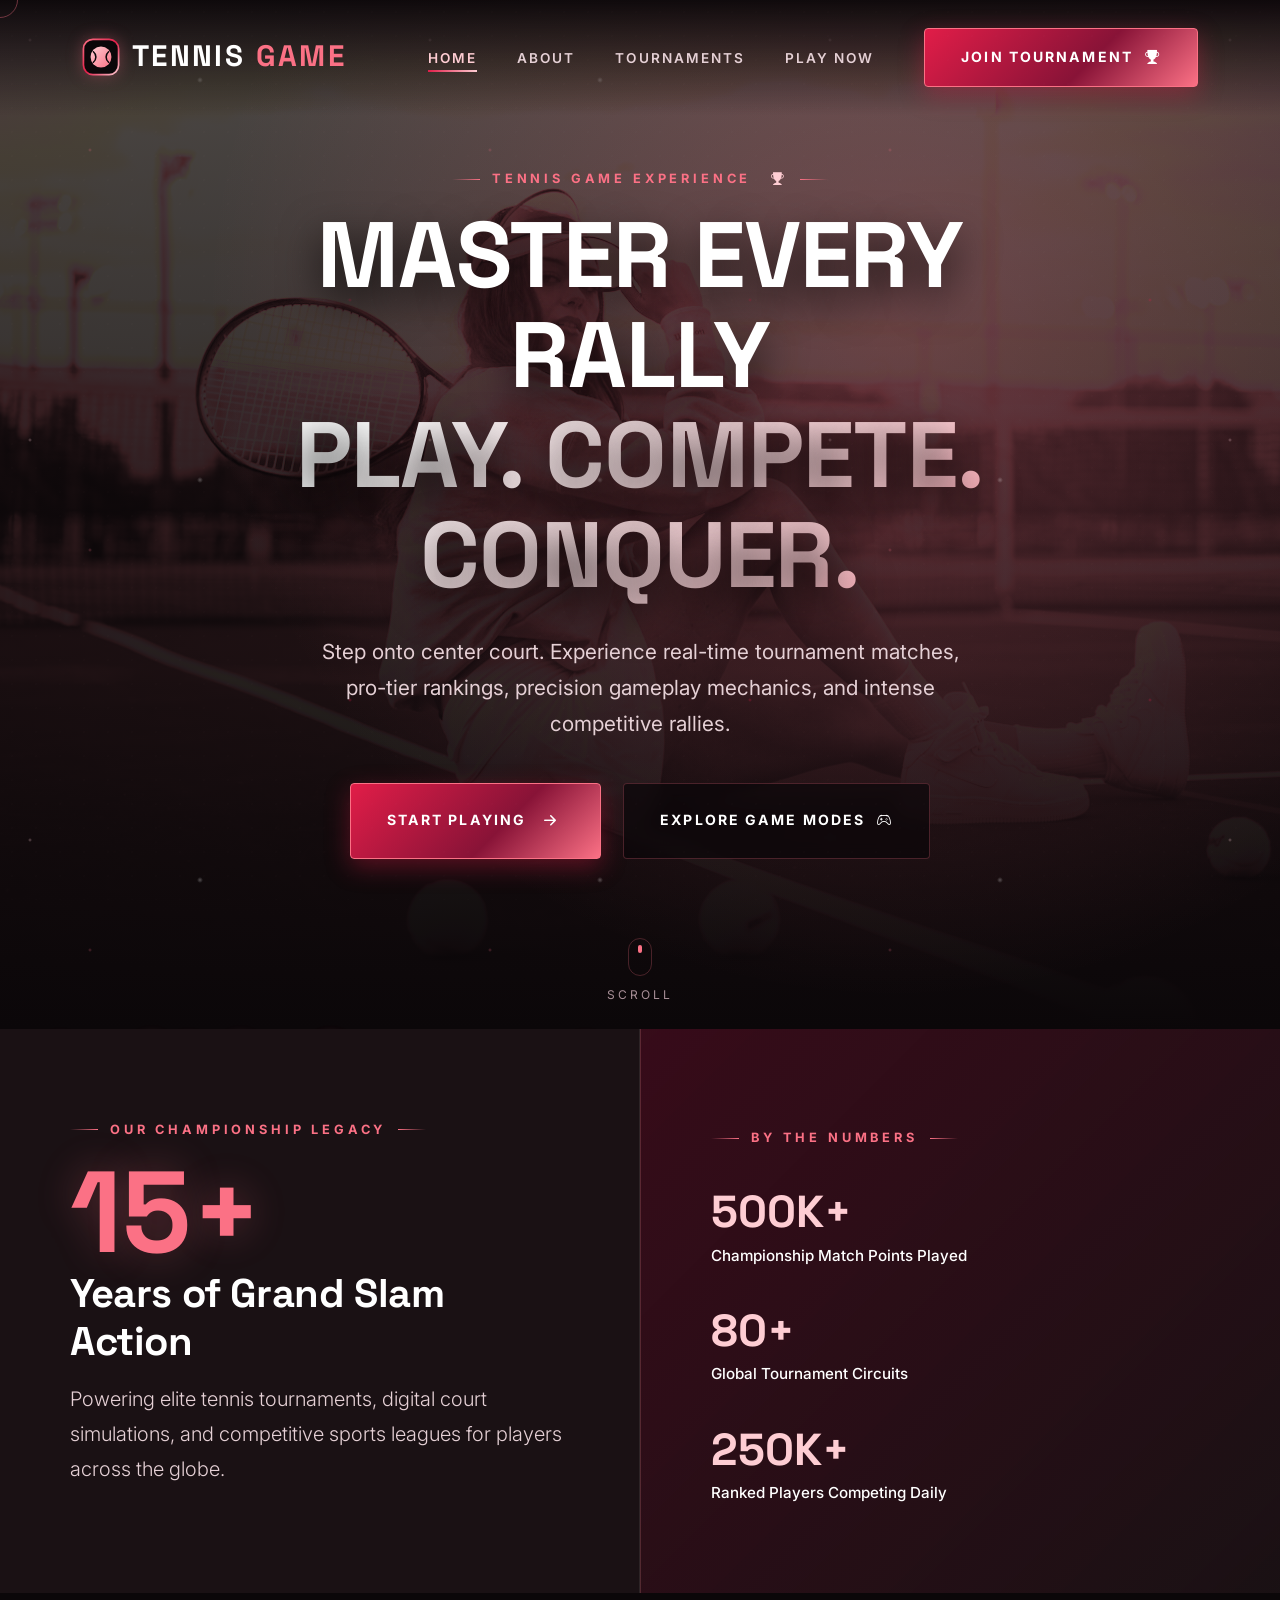
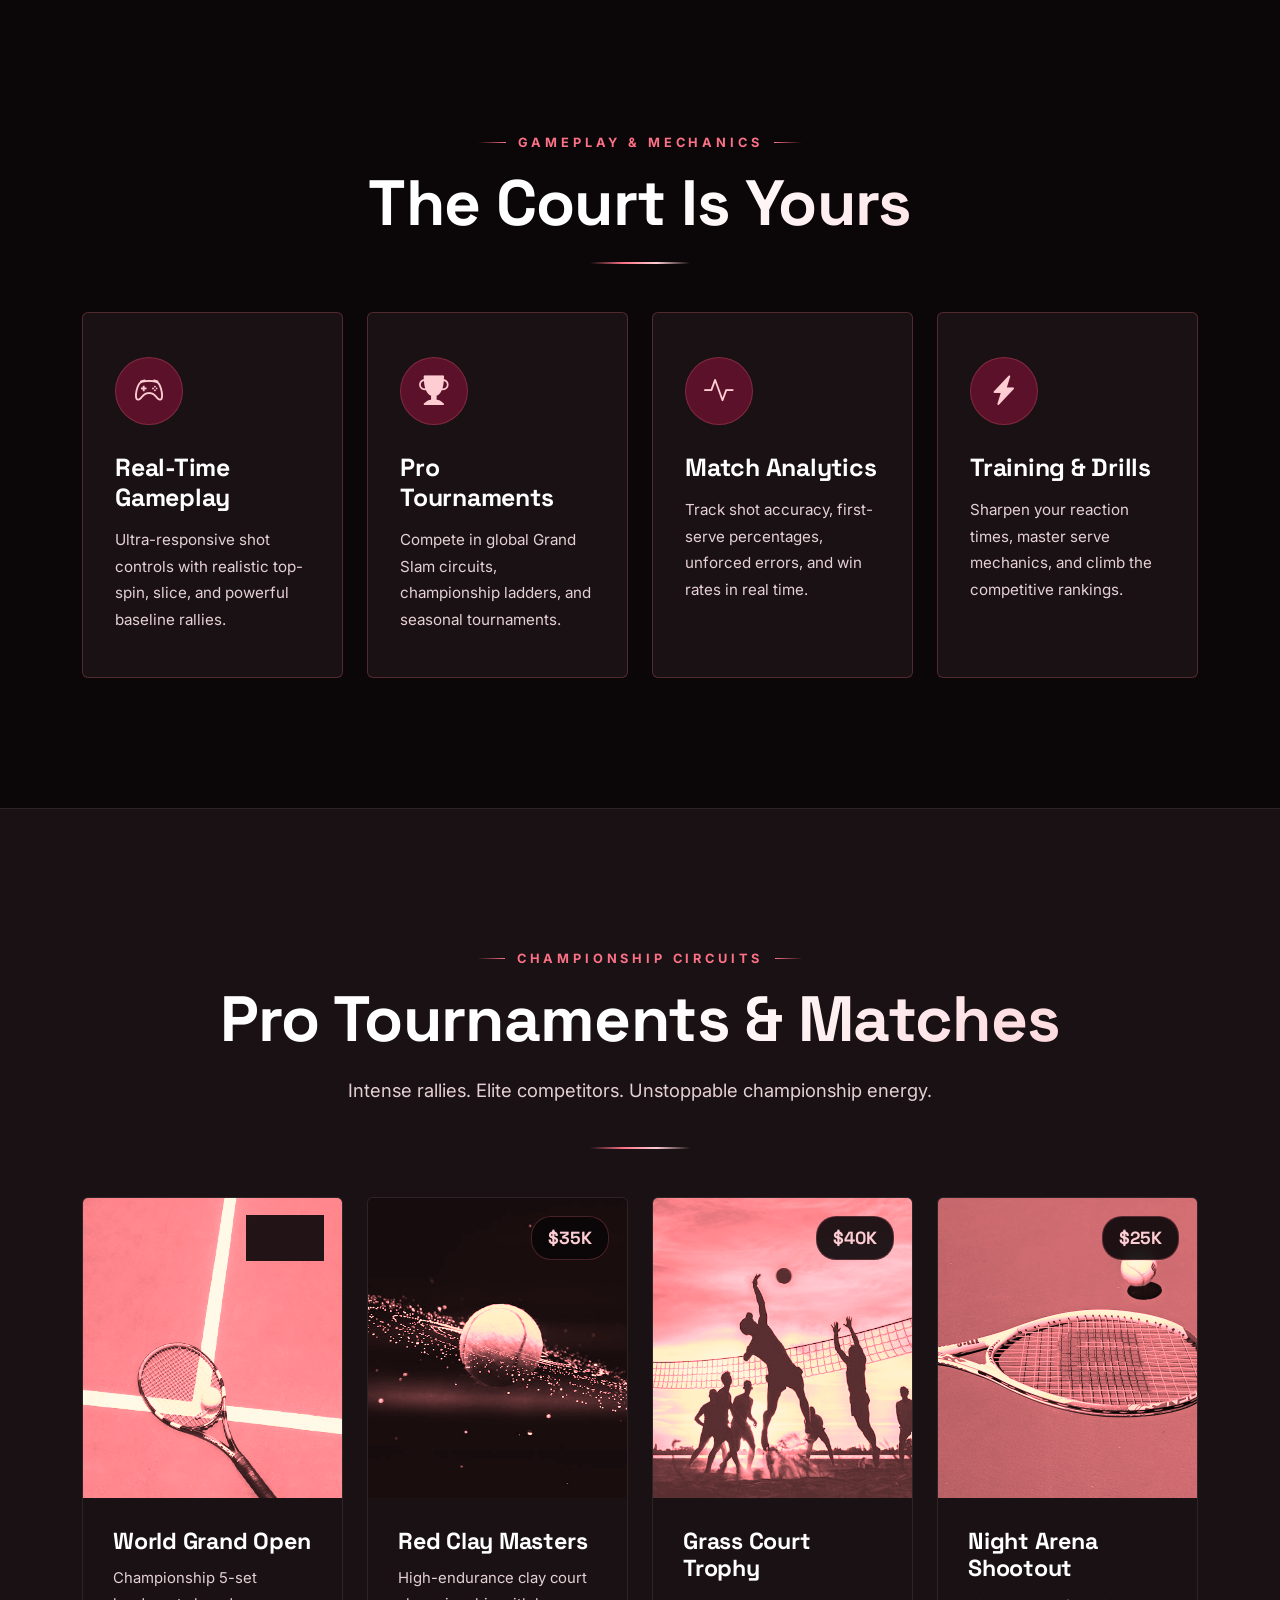
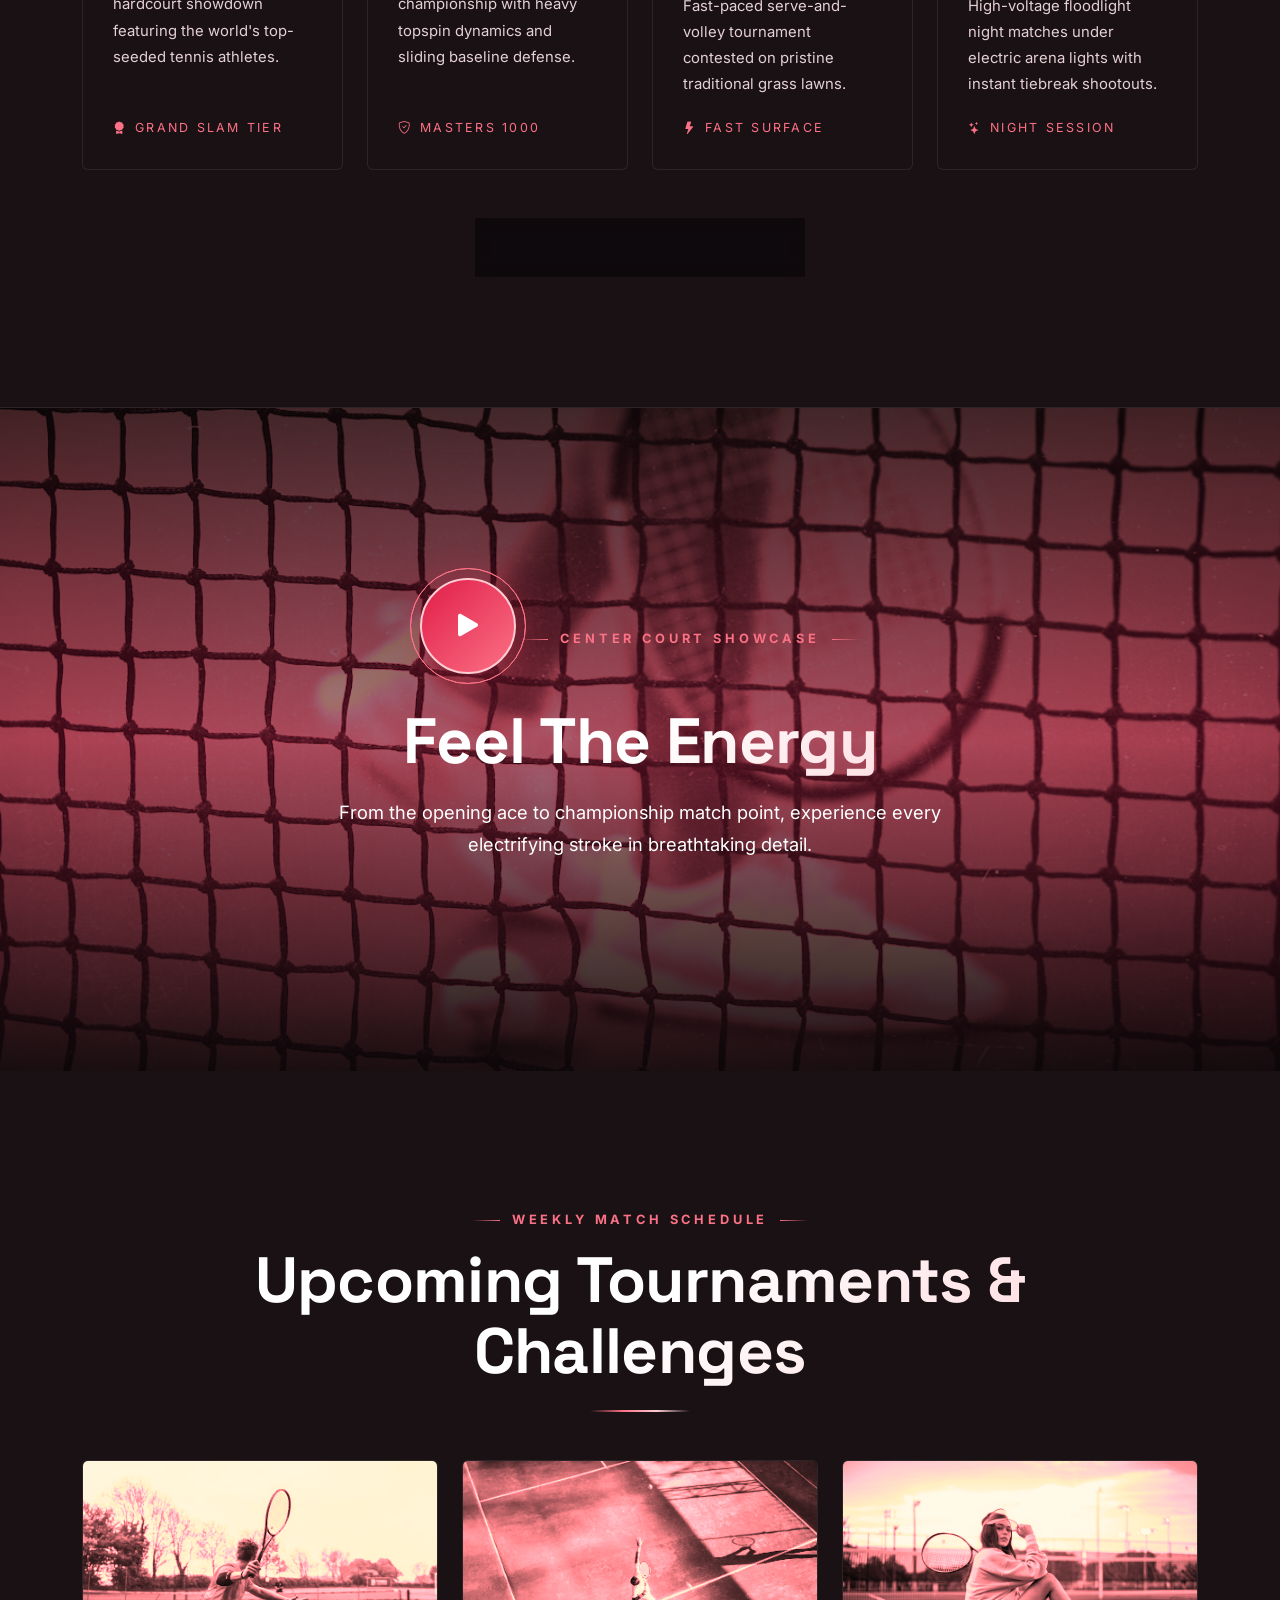
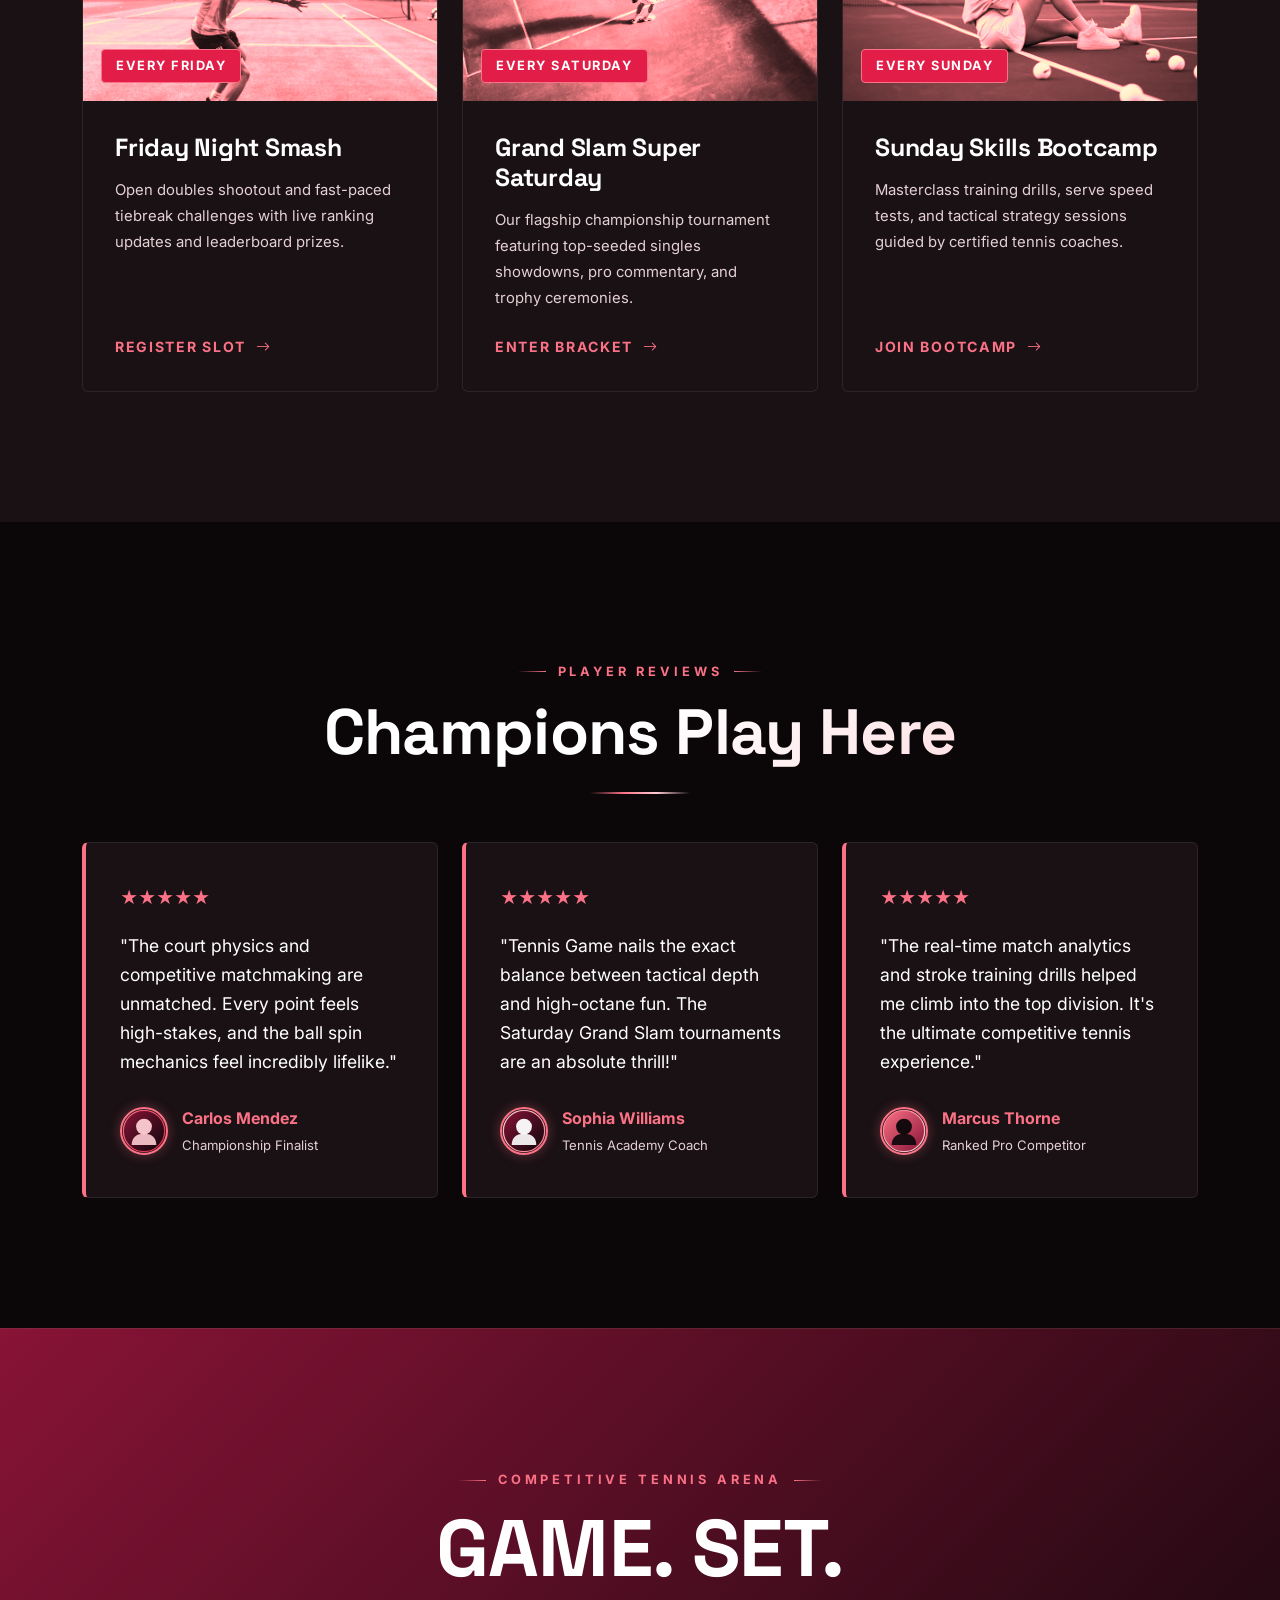
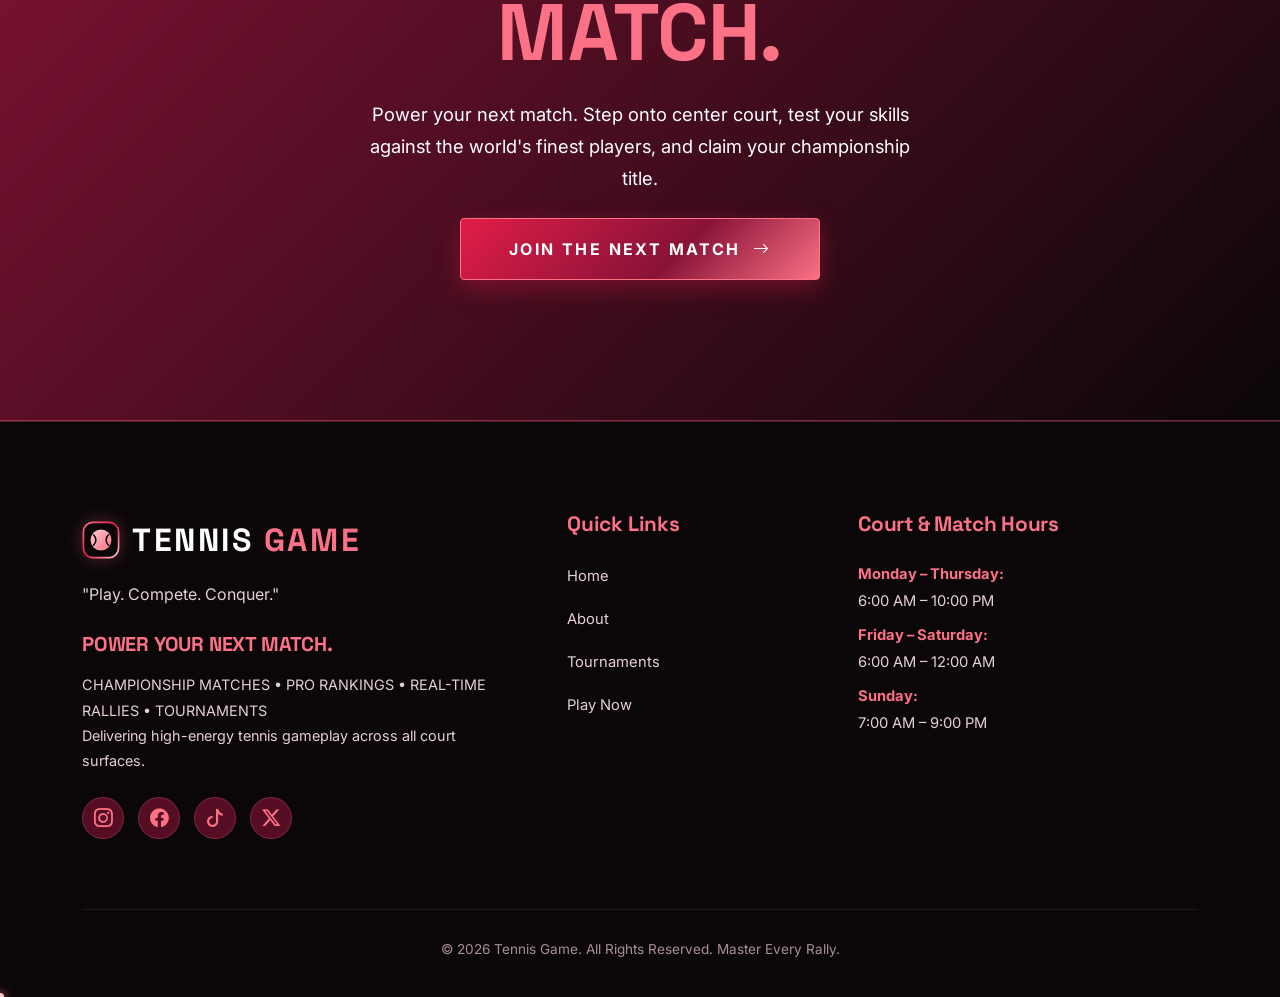
<file: index.html>
<!DOCTYPE html>
<html lang="en">
<head>
  <meta charset="UTF-8">
  <meta name="viewport" content="width=device-width, initial-scale=1.0">
  <title>Tennis Game — Master Every Rally | The Ultimate Tennis Experience</title>
  <meta name="description" content="Step onto the court with Tennis Game. Experience championship tournaments, realistic rally physics, pro player rankings, precision match training, and intense esports competition.">
  
  <!-- Favicon -->
  <link rel="icon" type="image/svg+xml" href="data:image/svg+xml,<svg xmlns='http://www.w3.org/2000/svg' viewBox='0 0 100 100'><circle cx='50' cy='50' r='45' fill='%23FB7185'/><path d='M20 30C35 40 35 60 20 70M80 30C65 40 65 60 80 70' stroke='%230B0709' stroke-width='6' fill='none'/></svg>">

  <!-- Bootstrap 5 & Bootstrap Icons -->
  <link href="https://cdn.jsdelivr.net/npm/bootstrap@5.3.2/dist/css/bootstrap.min.css" rel="stylesheet">
  <link href="https://cdn.jsdelivr.net/npm/bootstrap-icons@1.11.1/font/bootstrap-icons.css" rel="stylesheet">

  <!-- Custom CSS -->
  <link rel="stylesheet" href="assets/css/style.css">
</head>
<body>

  <!-- ==========================================
       HEADER / NAVIGATION
       ========================================== -->
  <header class="navbar-noir">
    <div class="container d-flex align-items-center justify-content-between">
      <a href="index.html" class="brand-logo" id="headerLogo">
        <img src="assets/images/brand-logo-icon.svg" alt="Tennis Game Logo" class="brand-logo-icon">
        <span class="brand-logo-text">TENNIS <span>GAME</span></span>
      </a>

      <!-- Desktop Navigation Links -->
      <nav class="d-none d-lg-block">
        <ul class="nav-links">
          <li><a href="index.html" class="nav-link-custom active" id="navHome">Home</a></li>
          <li><a href="about.html" class="nav-link-custom" id="navAbout">About</a></li>
          <li><a href="menu.html" class="nav-link-custom" id="navMenu">Tournaments</a></li>
          <li><a href="contact.html" class="nav-link-custom" id="navContact">Play Now</a></li>
        </ul>
      </nav>

      <!-- Desktop CTA Button -->
      <div class="d-none d-lg-block btn-nav-desktop">
        <a href="menu.html#joinTournament" class="btn-noir btn-noir-primary" id="headerCtaBtn">
          Join Tournament <i class="bi bi-trophy-fill"></i>
        </a>
      </div>

      <!-- Hamburger Button (Mobile/Tablet Right Side) -->
      <button class="hamburger-toggle d-lg-none" aria-label="Toggle navigation menu" id="hamburgerMenuBtn">
        <i class="bi bi-list"></i>
      </button>
    </div>
  </header>

  <!-- Full-Screen Mobile Navigation Panel -->
  <div class="mobile-nav-panel" id="mobileNavPanel">
    <div class="mobile-nav-header">
      <a href="index.html" class="brand-logo" id="mobileLogo">
        <img src="assets/images/brand-logo-icon.svg" alt="Tennis Game Logo" class="brand-logo-icon">
        <span class="brand-logo-text">TENNIS <span>GAME</span></span>
      </a>
      <button class="mobile-nav-close" aria-label="Close navigation menu" id="mobileNavCloseBtn">
        <i class="bi bi-x-lg"></i>
      </button>
    </div>
    <div class="mobile-nav-body">
      <ul class="mobile-nav-links">
        <li><a href="index.html" class="active">Home</a></li>
        <li><a href="about.html">About</a></li>
        <li><a href="menu.html">Tournaments</a></li>
        <li><a href="contact.html">Play Now</a></li>
      </ul>
      <a href="menu.html#joinTournament" class="btn-noir btn-noir-primary" id="mobileCtaBtn">
        Join Tournament <i class="bi bi-trophy-fill"></i>
      </a>
    </div>
  </div>

  <!-- ==========================================
       HERO SECTION — CINEMATIC LUXURY
       ========================================== -->
  <section class="hero-section" id="heroSection">
    <div class="hero-bg-container">
      <img src="assets/images/hero_bar.jpg" alt="Tennis Game Championship Arena" class="hero-bg-image">
    </div>
    <div class="hero-overlay"></div>
    <div class="hero-particles"></div>

    <div class="container hero-content">
      <div class="eyebrow reveal-fade-down" id="heroEyebrow">TENNIS GAME EXPERIENCE <i class="bi bi-trophy-fill beer-mug-float-icon"></i></div>
      <h1 class="hero-title reveal-fade-up" id="heroTitle">
        MASTER EVERY RALLY<br>
        <span>PLAY. COMPETE. CONQUER.</span>
      </h1>
      <p class="hero-desc reveal-fade-up" data-delay="150" id="heroDesc">
        Step onto center court. Experience real-time tournament matches, pro-tier rankings, precision gameplay mechanics, and intense competitive rallies.
      </p>
      <div class="hero-ctas reveal-fade-up" data-delay="300">
        <a href="contact.html" class="btn-noir btn-noir-primary" id="heroReserveBtn">
          Start Playing <i class="bi bi-arrow-right-short fs-4"></i>
        </a>
        <a href="menu.html" class="btn-noir btn-noir-outline" id="heroExploreMenuBtn">
          Explore Game Modes <i class="bi bi-controller"></i>
        </a>
      </div>
    </div>

    <div class="hero-scroll-indicator">
      <div class="mouse-icon">
        <div class="mouse-wheel"></div>
      </div>
      <span>Scroll</span>
    </div>
  </section>

  <!-- ==========================================
       MATCH STATISTICS (SPLIT LAYOUT)
       ========================================== -->
  <section class="stats-section" id="statsSection">
    <div class="container-fluid p-0">
      <div class="row g-0">
        <!-- Left Side: Dark Charcoal & Court Glow -->
        <div class="col-lg-6 stats-split-left reveal-slide-left">
          <div class="eyebrow">Our Championship Legacy</div>
          <div class="stat-huge-number stat-count" data-target="15" data-suffix="+">15+</div>
          <h3 class="font-serif fs-1 text-cream mb-3">Years of Grand Slam Action</h3>
          <p class="text-muted-custom lead" style="max-width: 500px;">
            Powering elite tennis tournaments, digital court simulations, and competitive sports leagues for players across the globe.
          </p>
        </div>

        <!-- Right Side: Green Tint -->
        <div class="col-lg-6 stats-split-right reveal-slide-right">
          <div class="eyebrow">By The Numbers</div>

          <div class="stat-item mt-4">
            <div class="stat-num stat-count" data-target="500" data-suffix="K+">500K+</div>
            <div class="stat-label">Championship Match Points Played</div>
          </div>

          <div class="stat-item">
            <div class="stat-num stat-count" data-target="80" data-suffix="+">80+</div>
            <div class="stat-label">Global Tournament Circuits</div>
          </div>

          <div class="stat-item">
            <div class="stat-num stat-count" data-target="250" data-suffix="K+">250K+</div>
            <div class="stat-label">Ranked Players Competing Daily</div>
          </div>
        </div>
      </div>
    </div>
  </section>

  <!-- ==========================================
       GAMEPLAY & FEATURES (EXPERIENCE CARDS)
       ========================================== -->
  <section class="experience-section" id="experienceSection">
    <div class="container">
      <div class="text-center mb-5 reveal-fade-up">
        <div class="eyebrow">Gameplay & Mechanics</div>
        <h2 class="section-title">The Court Is Yours</h2>
        <div class="gold-line"></div>
      </div>

      <div class="row g-4">
        <!-- 1. Real-Time Gameplay -->
        <div class="col-md-6 col-lg-3 reveal-fade-up" data-delay="100">
          <div class="experience-card" id="expCard1">
            <div class="exp-icon-box">
              <i class="bi bi-controller"></i>
            </div>
            <h3 class="exp-title">Real-Time Gameplay</h3>
            <p class="exp-desc">
              Ultra-responsive shot controls with realistic top-spin, slice, and powerful baseline rallies.
            </p>
          </div>
        </div>

        <!-- 2. Pro Tournaments -->
        <div class="col-md-6 col-lg-3 reveal-fade-up" data-delay="200">
          <div class="experience-card" id="expCard2">
            <div class="exp-icon-box">
              <i class="bi bi-trophy-fill"></i>
            </div>
            <h3 class="exp-title">Pro Tournaments</h3>
            <p class="exp-desc">
              Compete in global Grand Slam circuits, championship ladders, and seasonal tournaments.
            </p>
          </div>
        </div>

        <!-- 3. Match Analytics -->
        <div class="col-md-6 col-lg-3 reveal-fade-up" data-delay="300">
          <div class="experience-card" id="expCard3">
            <div class="exp-icon-box">
              <i class="bi bi-activity"></i>
            </div>
            <h3 class="exp-title">Match Analytics</h3>
            <p class="exp-desc">
              Track shot accuracy, first-serve percentages, unforced errors, and win rates in real time.
            </p>
          </div>
        </div>

        <!-- 4. Training & Drills -->
        <div class="col-md-6 col-lg-3 reveal-fade-up" data-delay="400">
          <div class="experience-card" id="expCard4">
            <div class="exp-icon-box">
              <i class="bi bi-lightning-charge-fill"></i>
            </div>
            <h3 class="exp-title">Training & Drills</h3>
            <p class="exp-desc">
              Sharpen your reaction times, master serve mechanics, and climb the competitive rankings.
            </p>
          </div>
        </div>
      </div>
    </div>
  </section>

  <!-- ==========================================
       FEATURED TOURNAMENTS SECTION
       ========================================== -->
  <section class="drinks-section" id="drinksSection">
    <div class="container">
      <div class="text-center reveal-fade-up">
        <div class="eyebrow">Championship Circuits</div>
        <h2 class="section-title">Pro Tournaments & Matches</h2>
        <p class="section-subtitle">
          Intense rallies. Elite competitors. Unstoppable championship energy.
        </p>
        <div class="gold-line"></div>
      </div>

      <div class="row g-4 mt-2">
        <!-- Tournament 1 -->
        <div class="col-md-6 col-lg-3 reveal-fade-up" data-delay="100">
          <div class="drink-card" id="drinkCard1">
            <div class="drink-img-wrap">
              <img src="assets/images/cocktail_espresso.jpg" alt="Grand Open Championship Match" class="drink-img">
              <span class="drink-badge">$50K</span>
            </div>
            <div class="drink-body">
              <h3 class="drink-name">World Grand Open</h3>
              <p class="drink-desc">
                Championship 5-set hardcourt showdown featuring the world's top-seeded tennis athletes.
              </p>
              <div class="drink-accent">
                <i class="bi bi-award-fill"></i> Grand Slam Tier
              </div>
            </div>
          </div>
        </div>

        <!-- Tournament 2 -->
        <div class="col-md-6 col-lg-3 reveal-fade-up" data-delay="200">
          <div class="drink-card" id="drinkCard2">
            <div class="drink-img-wrap">
              <img src="assets/images/cocktail_golden_hour.jpg" alt="Clay Court Masters Match" class="drink-img">
              <span class="drink-badge">$35K</span>
            </div>
            <div class="drink-body">
              <h3 class="drink-name">Red Clay Masters</h3>
              <p class="drink-desc">
                High-endurance clay court championship with heavy topspin dynamics and sliding baseline defense.
              </p>
              <div class="drink-accent">
                <i class="bi bi-shield-check"></i> Masters 1000
              </div>
            </div>
          </div>
        </div>

        <!-- Tournament 3 -->
        <div class="col-md-6 col-lg-3 reveal-fade-up" data-delay="300">
          <div class="drink-card" id="drinkCard3">
            <div class="drink-img-wrap">
              <img src="assets/images/cocktail_negroni.jpg" alt="Grass Court Trophy Match" class="drink-img">
              <span class="drink-badge">$40K</span>
            </div>
            <div class="drink-body">
              <h3 class="drink-name">Grass Court Trophy</h3>
              <p class="drink-desc">
                Fast-paced serve-and-volley tournament contested on pristine traditional grass lawns.
              </p>
              <div class="drink-accent">
                <i class="bi bi-lightning-fill"></i> Fast Surface
              </div>
            </div>
          </div>
        </div>

        <!-- Tournament 4 -->
        <div class="col-md-6 col-lg-3 reveal-fade-up" data-delay="400">
          <div class="drink-card" id="drinkCard4">
            <div class="drink-img-wrap">
              <img src="assets/images/cocktail_mojito.jpg" alt="Floodlight Arena Night Match" class="drink-img">
              <span class="drink-badge">$25K</span>
            </div>
            <div class="drink-body">
              <h3 class="drink-name">Night Arena Shootout</h3>
              <p class="drink-desc">
                High-voltage floodlight night matches under electric arena lights with instant tiebreak shootouts.
              </p>
              <div class="drink-accent">
                <i class="bi bi-stars"></i> Night Session
              </div>
            </div>
          </div>
        </div>
      </div>

      <div class="text-center mt-5 reveal-fade-up">
        <a href="menu.html" class="btn-noir btn-noir-outline">
          View All Tournaments <i class="bi bi-arrow-right"></i>
        </a>
      </div>
    </div>
  </section>

  <!-- ==========================================
       ATMOSPHERIC VIDEO SECTION
       ========================================== -->
  <section class="video-section" id="videoSection">
    <img src="assets/images/video_thumb.jpg" alt="Tennis Game Match Atmosphere" class="video-bg">
    <div class="video-overlay"></div>

    <div class="container video-content reveal-scale">
      <div class="play-btn-pulse" id="videoPlayBtn" role="button" aria-label="Play tennis match showcase video">
        <i class="bi bi-play-fill"></i>
      </div>
      <div class="eyebrow">Center Court Showcase</div>
      <h2 class="section-title">Feel The Energy</h2>
      <p class="section-subtitle text-cream">
        From the opening ace to championship match point, experience every electrifying stroke in breathtaking detail.
      </p>
    </div>
  </section>

  <!-- Modal Lightbox for Video -->
  <div class="video-lightbox-modal" id="videoLightboxModal">
    <div class="lightbox-content">
      <button class="lightbox-close" id="lightboxCloseBtn"><i class="bi bi-x-lg"></i></button>
      <div class="p-4 text-center">
        <div class="eyebrow mb-2">TENNIS GAME SHOWCASE</div>
        <h3 class="mb-3 font-serif fs-2">Championship Gameplay</h3>
        <img src="assets/images/video_thumb.jpg" alt="Tennis court match action" class="img-fluid rounded mb-3">
        <p class="text-muted-custom mb-4">Experience high-speed serves, precision racket angles, tactical drop shots, and the roaring energy of world-class center court crowds.</p>
        <a href="contact.html" class="btn-noir btn-noir-primary">Start Your Tennis Match <i class="bi bi-arrow-right"></i></a>
      </div>
    </div>
  </div>

  <!-- ==========================================
       EVENTS / MATCH SCHEDULE SECTION
       ========================================== -->
  <section class="events-section" id="eventsSection">
    <div class="container">
      <div class="text-center reveal-fade-up">
        <div class="eyebrow">Weekly Match Schedule</div>
        <h2 class="section-title">Upcoming Tournaments & Challenges</h2>
        <div class="gold-line"></div>
      </div>

      <div class="row g-4 mt-2">
        <!-- Friday Event -->
        <div class="col-md-4 reveal-fade-up" data-delay="100">
          <div class="event-card" id="eventCard1">
            <div class="event-img-wrap">
              <img src="assets/images/event_friday.jpg" alt="Friday Night Smash Match" class="event-img">
              <span class="event-date-tag">Every Friday</span>
            </div>
            <div class="event-content">
              <h3 class="event-title">Friday Night Smash</h3>
              <p class="event-desc">
                Open doubles shootout and fast-paced tiebreak challenges with live ranking updates and leaderboard prizes.
              </p>
              <a href="contact.html" class="event-link">
                Register Slot <i class="bi bi-arrow-right"></i>
              </a>
            </div>
          </div>
        </div>

        <!-- Saturday Event -->
        <div class="col-md-4 reveal-fade-up" data-delay="200">
          <div class="event-card" id="eventCard2">
            <div class="event-img-wrap">
              <img src="assets/images/event_saturday.jpg" alt="Saturday Grand Slam Final" class="event-img">
              <span class="event-date-tag">Every Saturday</span>
            </div>
            <div class="event-content">
              <h3 class="event-title">Grand Slam Super Saturday</h3>
              <p class="event-desc">
                Our flagship championship tournament featuring top-seeded singles showdowns, pro commentary, and trophy ceremonies.
              </p>
              <a href="contact.html" class="event-link">
                Enter Bracket <i class="bi bi-arrow-right"></i>
              </a>
            </div>
          </div>
        </div>

        <!-- Sunday Event -->
        <div class="col-md-4 reveal-fade-up" data-delay="300">
          <div class="event-card" id="eventCard3">
            <div class="event-img-wrap">
              <img src="assets/images/event_sunday.jpg" alt="Sunday Skills Bootcamp" class="event-img">
              <span class="event-date-tag">Every Sunday</span>
            </div>
            <div class="event-content">
              <h3 class="event-title">Sunday Skills Bootcamp</h3>
              <p class="event-desc">
                Masterclass training drills, serve speed tests, and tactical strategy sessions guided by certified tennis coaches.
              </p>
              <a href="contact.html" class="event-link">
                Join Bootcamp <i class="bi bi-arrow-right"></i>
              </a>
            </div>
          </div>
        </div>
      </div>
    </div>
  </section>

  <!-- ==========================================
       TESTIMONIALS SECTION
       ========================================== -->
  <section class="testimonials-section" id="testimonialsSection">
    <div class="container">
      <div class="text-center reveal-fade-up">
        <div class="eyebrow">Player Reviews</div>
        <h2 class="section-title">Champions Play Here</h2>
        <div class="gold-line"></div>
      </div>

      <div class="row g-4 mt-2">
        <div class="col-lg-4 col-md-12 reveal-fade-up" data-delay="100">
          <div class="testimonial-card">
            <div class="stars">★★★★★</div>
            <p class="testimonial-quote">
              "The court physics and competitive matchmaking are unmatched. Every point feels high-stakes, and the ball spin mechanics feel incredibly lifelike."
            </p>
            <div class="author-box">
              <img src="assets/images/author1.svg" alt="Carlos Mendez Avatar" class="author-avatar">
              <div>
                <div class="author-name">Carlos Mendez</div>
                <div class="author-role">Championship Finalist</div>
              </div>
            </div>
          </div>
        </div>

        <div class="col-lg-4 col-md-12 reveal-fade-up" data-delay="200">
          <div class="testimonial-card">
            <div class="stars">★★★★★</div>
            <p class="testimonial-quote">
              "Tennis Game nails the exact balance between tactical depth and high-octane fun. The Saturday Grand Slam tournaments are an absolute thrill!"
            </p>
            <div class="author-box">
              <img src="assets/images/author2.svg" alt="Sophia Williams Avatar" class="author-avatar">
              <div>
                <div class="author-name">Sophia Williams</div>
                <div class="author-role">Tennis Academy Coach</div>
              </div>
            </div>
          </div>
        </div>

        <div class="col-lg-4 col-md-12 reveal-fade-up" data-delay="300">
          <div class="testimonial-card">
            <div class="stars">★★★★★</div>
            <p class="testimonial-quote">
              "The real-time match analytics and stroke training drills helped me climb into the top division. It's the ultimate competitive tennis experience."
            </p>
            <div class="author-box">
              <img src="assets/images/author3.svg" alt="Marcus Thorne Avatar" class="author-avatar">
              <div>
                <div class="author-name">Marcus Thorne</div>
                <div class="author-role">Ranked Pro Competitor</div>
              </div>
            </div>
          </div>
        </div>
      </div>
    </div>
  </section>

  <!-- ==========================================
       DRAMATIC CTA SECTION
       ========================================== -->
  <section class="dramatic-cta-section" id="dramaticCtaSection">
    <div class="container reveal-scale text-center d-flex flex-column align-items-center">
      <div class="eyebrow">Competitive Tennis Arena</div>
      <h2 class="dramatic-cta-title">
        GAME. SET.<br>
        <span>MATCH.</span>
      </h2>
      <p class="section-subtitle text-cream mb-4 mx-auto" style="max-width: 550px;">
        Power your next match. Step onto center court, test your skills against the world's finest players, and claim your championship title.
      </p>
      <a href="contact.html" class="btn-noir btn-noir-primary py-3 px-5 fs-6">
        JOIN THE NEXT MATCH <i class="bi bi-arrow-right"></i>
      </a>
    </div>
  </section>

  <!-- ==========================================
       FOOTER
       ========================================== -->
  <footer class="footer-noir">
    <div class="container">
      <div class="row g-5">
        <!-- Left: Brand Info & Editorial Statement -->
        <div class="col-lg-5 col-md-12 mb-4 mb-lg-0">
          <a href="index.html" class="footer-brand" id="footerLogo">
            <img src="assets/images/brand-logo-icon.svg" alt="Tennis Game Logo" class="brand-logo-icon">
            <span class="brand-logo-text">TENNIS <span>GAME</span></span>
          </a>
          <p class="footer-tagline">"Play. Compete. Conquer."</p>
          <h4 class="font-serif text-gold fs-5 mb-3">POWER YOUR NEXT MATCH.</h4>
          <p class="text-muted-custom text-small" style="font-size: 0.9rem;">
            CHAMPIONSHIP MATCHES • PRO RANKINGS • REAL-TIME RALLIES • TOURNAMENTS<br>
            Delivering high-energy tennis gameplay across all court surfaces.
          </p>
          <div class="social-icons mt-4">
            <a href="#" class="social-icon-btn" aria-label="Instagram"><i class="bi bi-instagram"></i></a>
            <a href="#" class="social-icon-btn" aria-label="Facebook"><i class="bi bi-facebook"></i></a>
            <a href="#" class="social-icon-btn" aria-label="TikTok"><i class="bi bi-tiktok"></i></a>
            <a href="#" class="social-icon-btn" aria-label="X (Twitter)"><i class="bi bi-twitter-x"></i></a>
          </div>
        </div>

        <!-- Middle: Quick Links -->
        <div class="col-6 col-md-6 col-lg-3">
          <h4 class="footer-heading">Quick Links</h4>
          <ul class="footer-links">
            <li><a href="index.html">Home</a></li>
            <li><a href="about.html">About</a></li>
            <li><a href="menu.html">Tournaments</a></li>
            <li><a href="contact.html">Play Now</a></li>
          </ul>
        </div>

        <!-- Right: Match Schedules -->
        <div class="col-6 col-md-6 col-lg-4">
          <h4 class="footer-heading">Court & Match Hours</h4>
          <div class="text-muted-custom" style="font-size: 0.92rem; line-height: 1.8;">
            <p class="mb-2"><strong class="text-gold">Monday – Thursday:</strong><br>6:00 AM – 10:00 PM</p>
            <p class="mb-2"><strong class="text-gold">Friday – Saturday:</strong><br>6:00 AM – 12:00 AM</p>
            <p class="mb-0"><strong class="text-gold">Sunday:</strong><br>7:00 AM – 9:00 PM</p>
          </div>
        </div>
      </div>

      <div class="footer-bottom">
        <p class="mb-0">&copy; 2026 Tennis Game. All Rights Reserved. Master Every Rally.</p>
      </div>
    </div>
  </footer>

  <!-- Back to Top Button -->
  <button id="backToTopBtn" class="back-to-top-btn" aria-label="Back to top">
    <i class="bi bi-chevron-up"></i>
  </button>

  <!-- Bootstrap 5 JS Bundle -->
  <script src="https://cdn.jsdelivr.net/npm/bootstrap@5.3.2/dist/js/bootstrap.bundle.min.js"></script>
  <!-- Custom JS -->
  <script src="assets/js/main.js"></script>
</body>
</html>
</file>
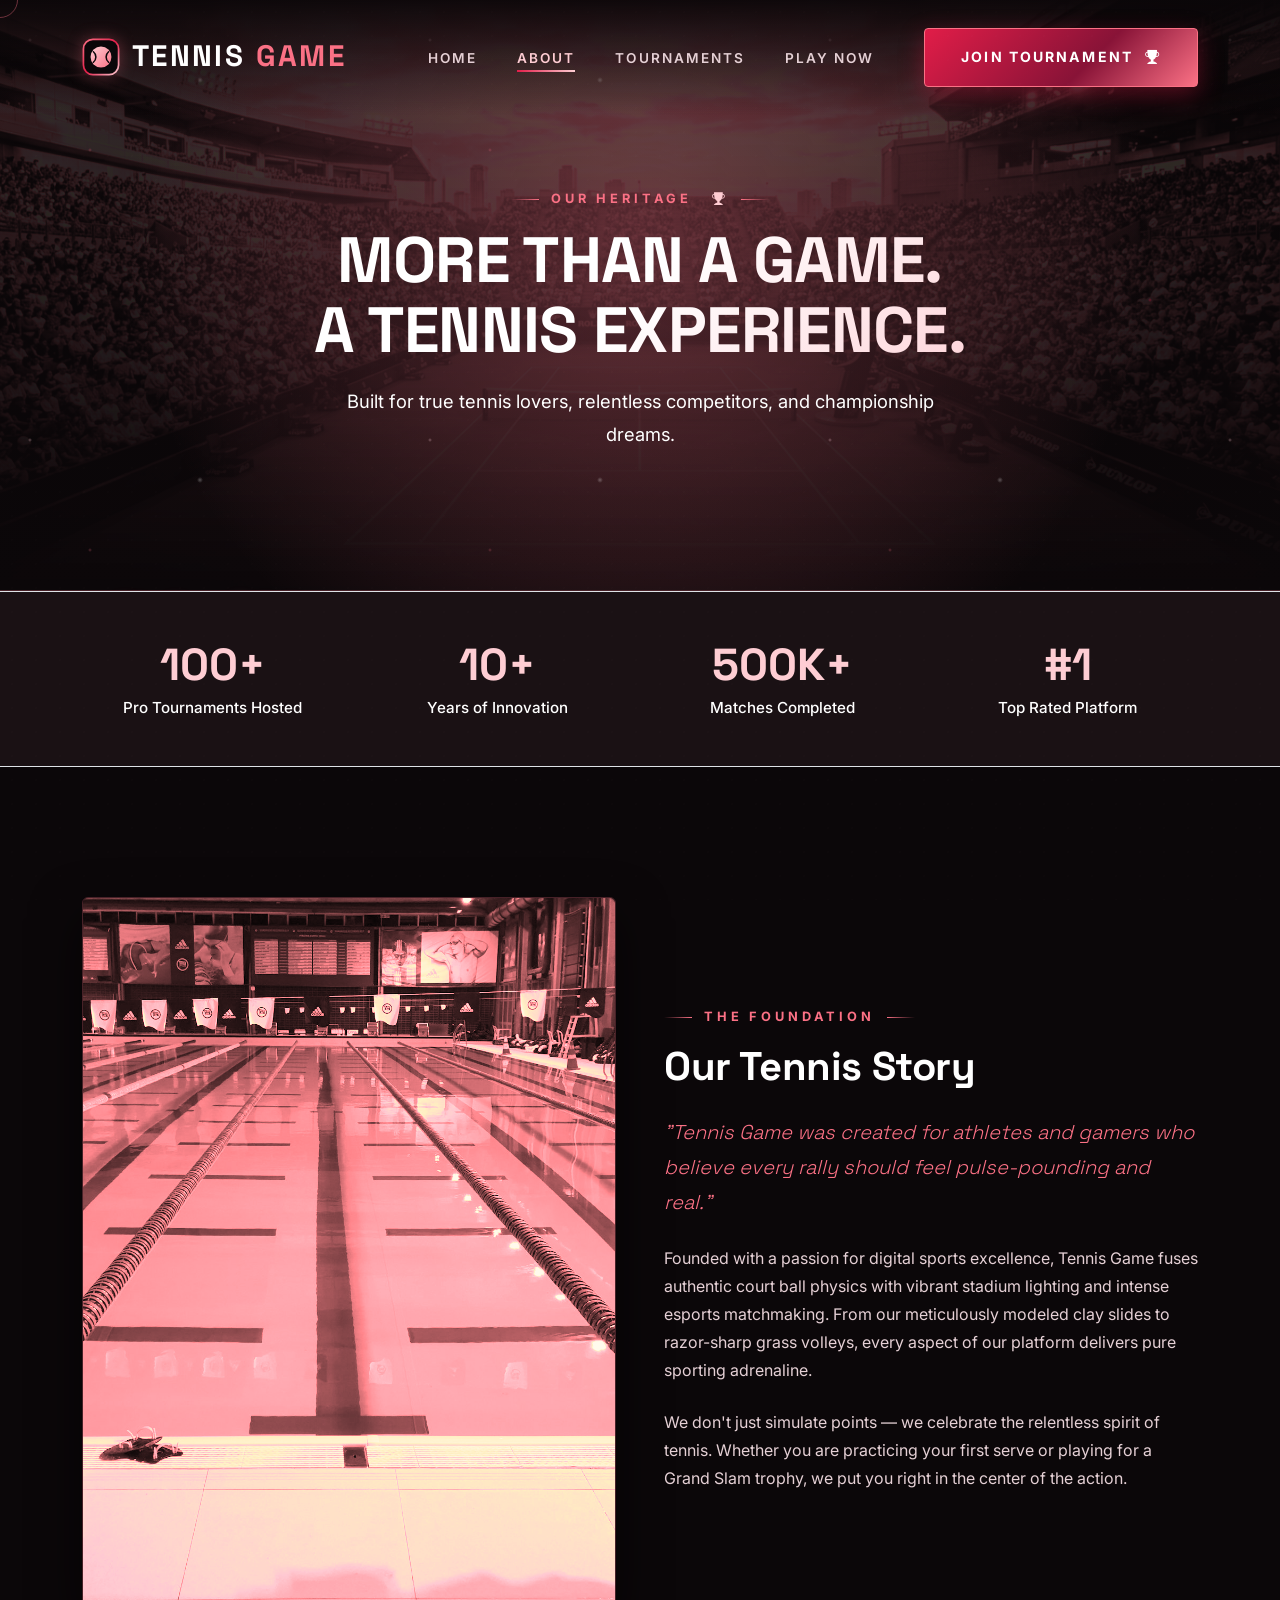
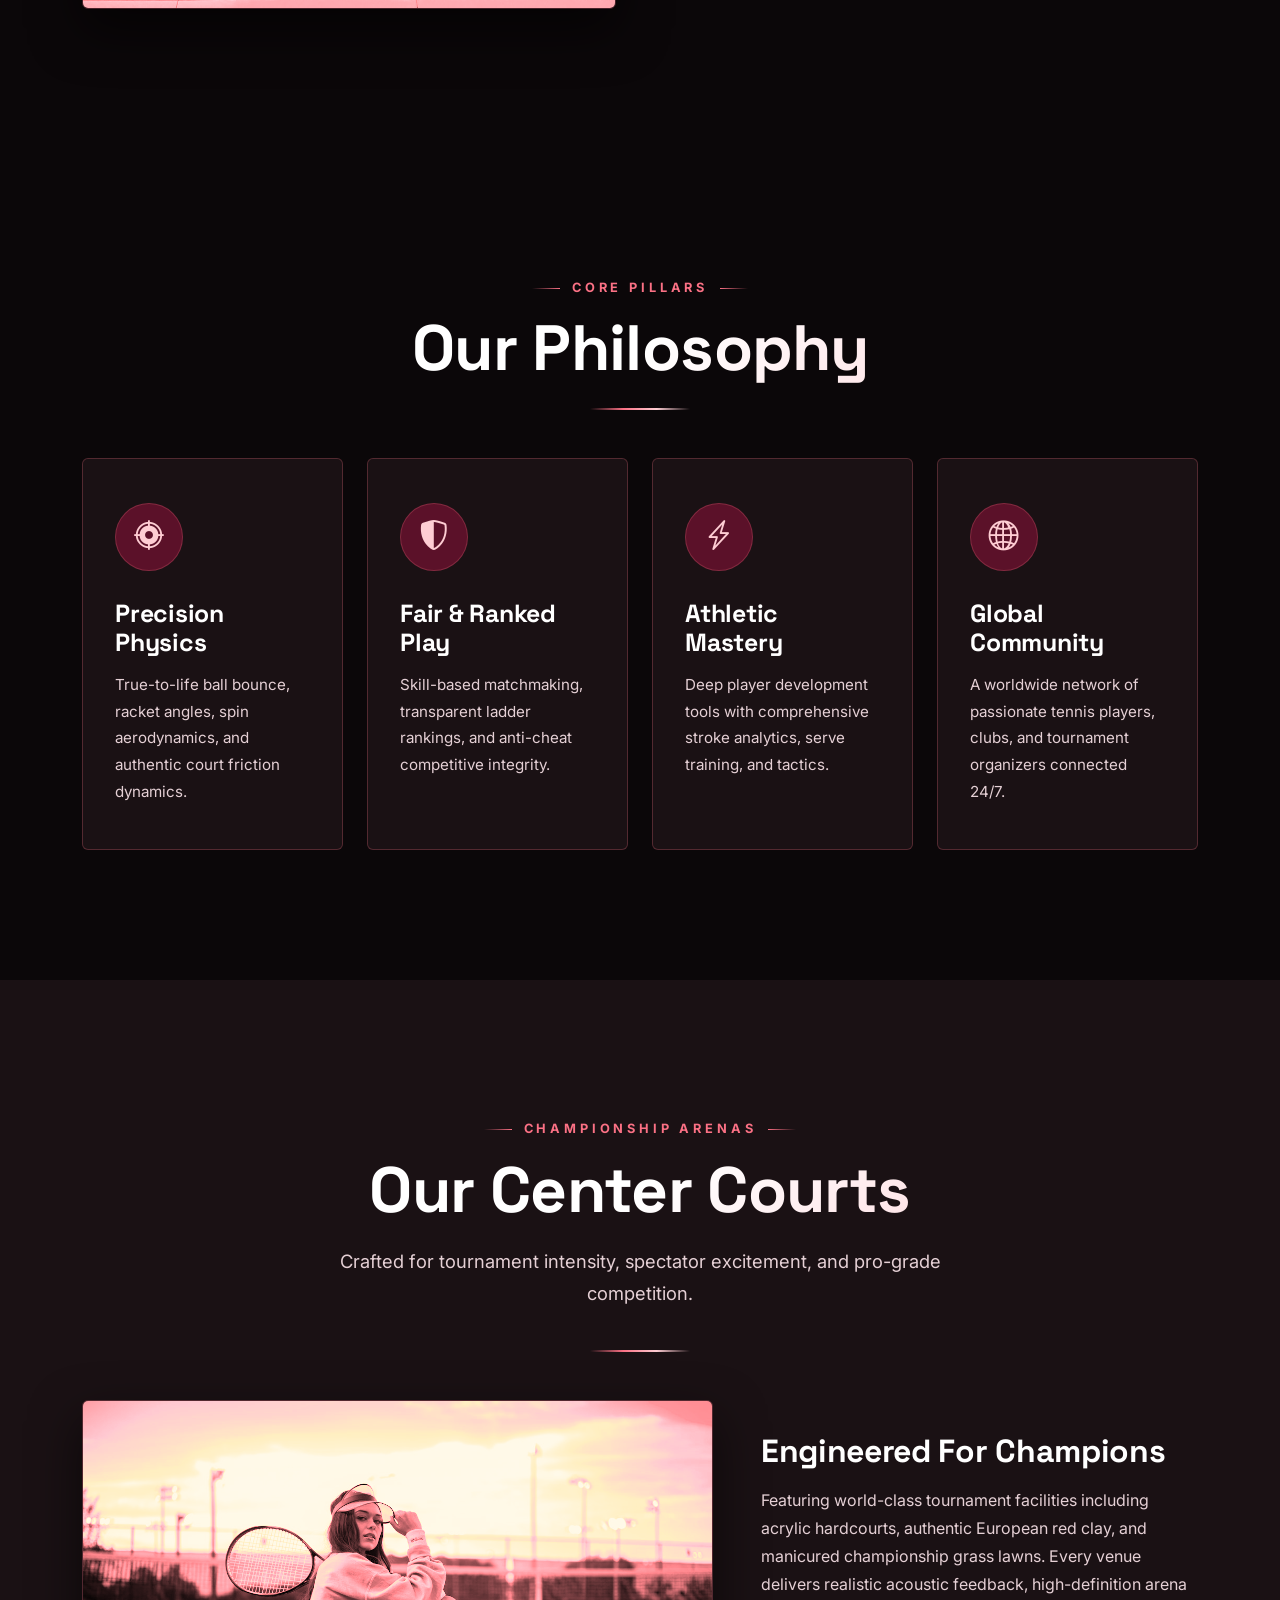
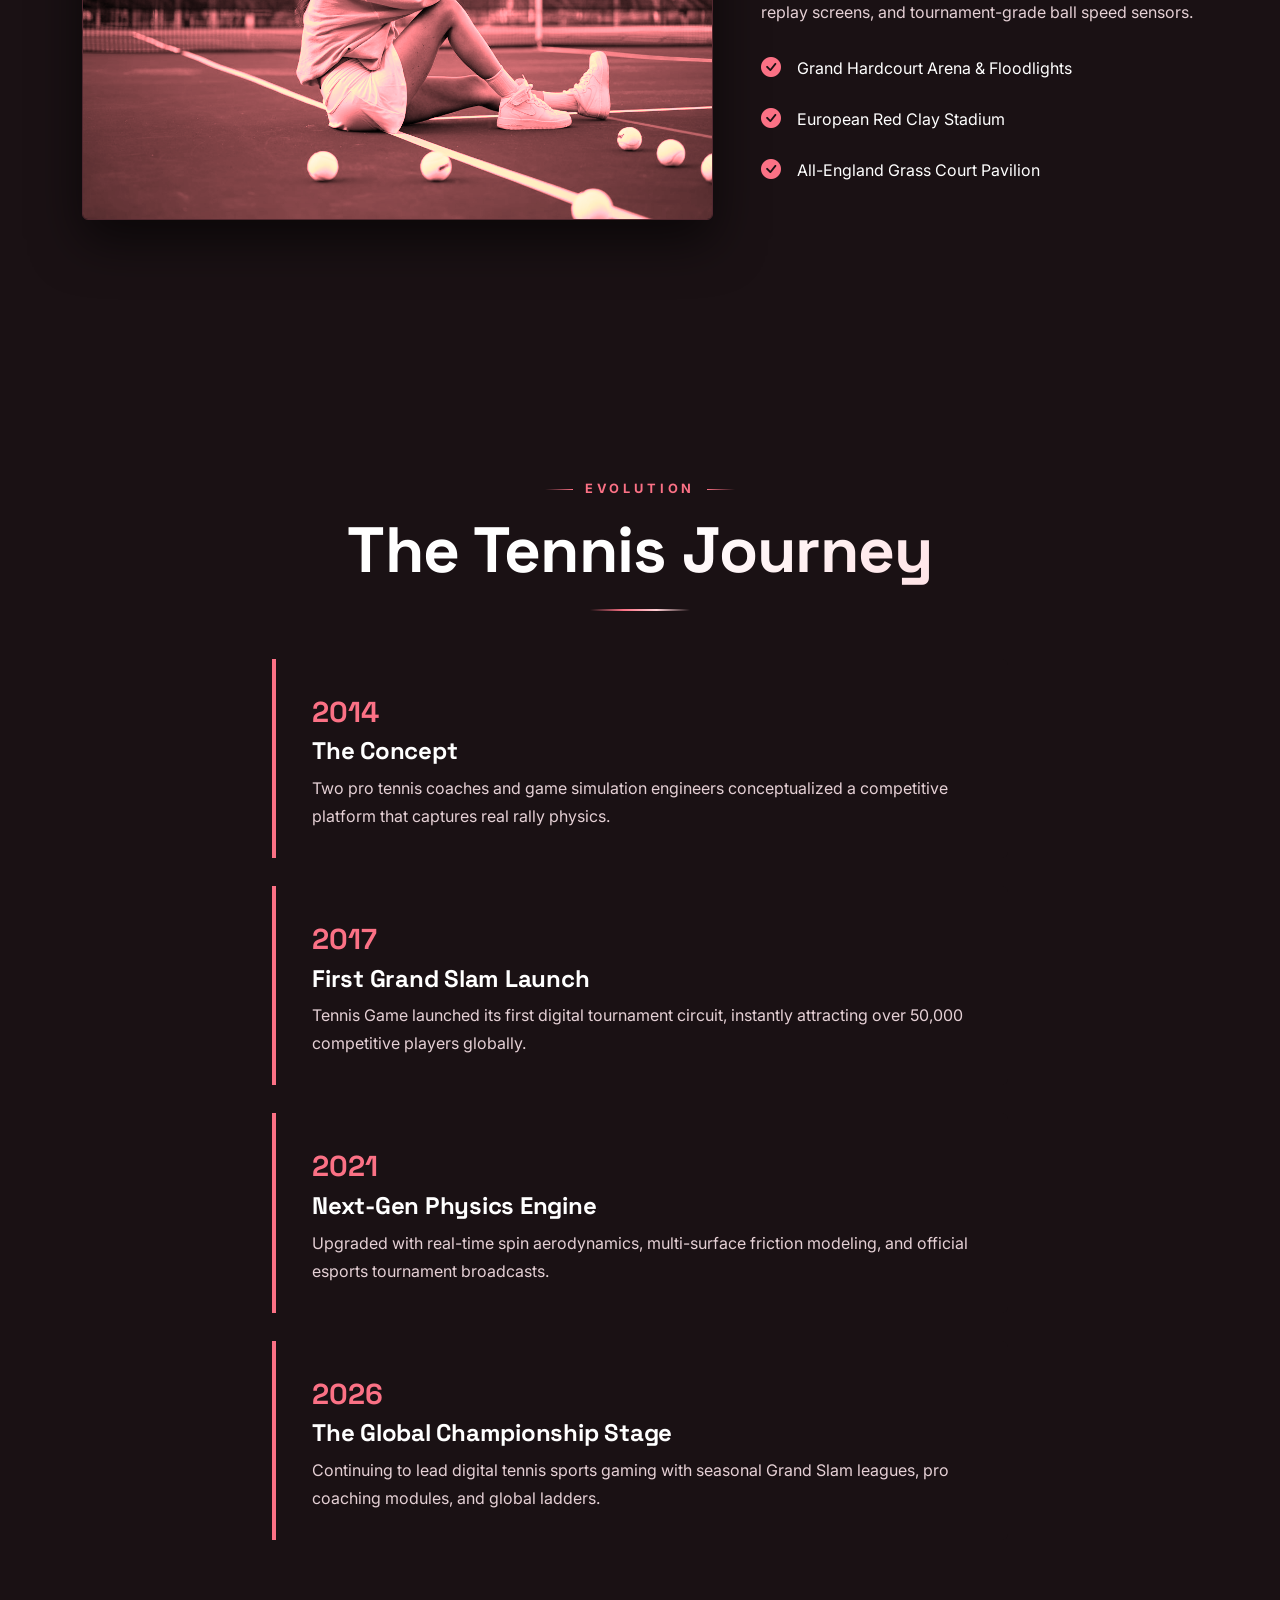
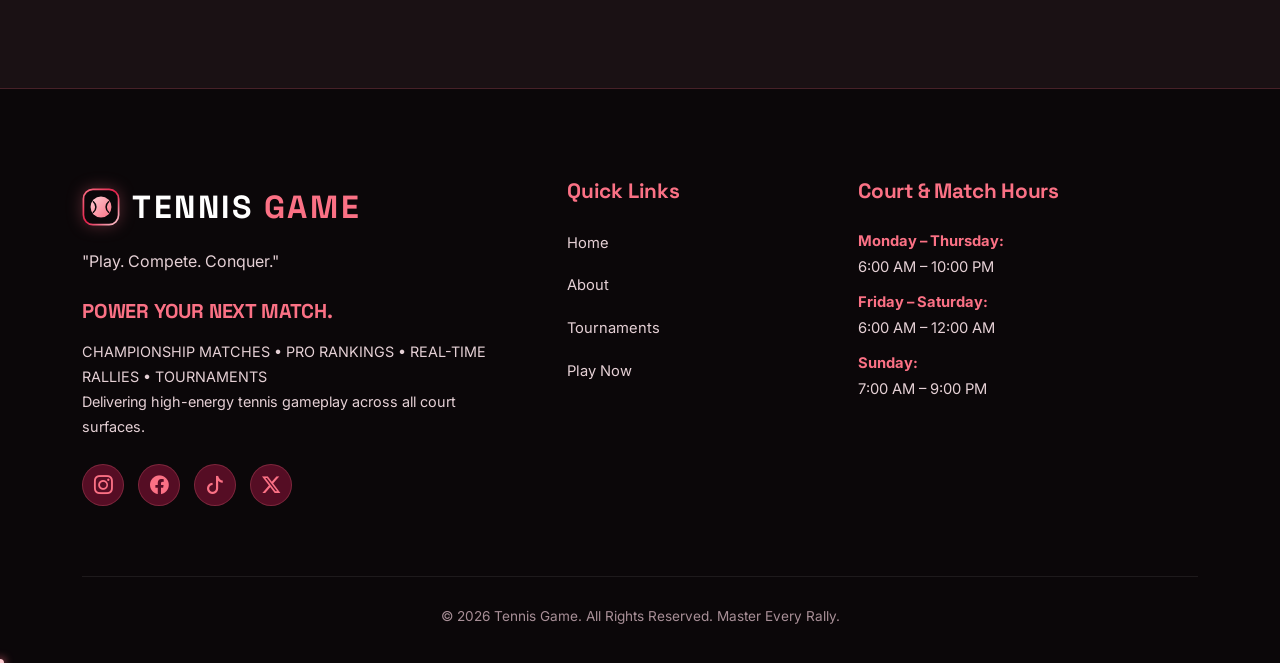
<file: about.html>
<!DOCTYPE html>
<html lang="en">
<head>
  <meta charset="UTF-8">
  <meta name="viewport" content="width=device-width, initial-scale=1.0">
  <title>About Us — Tennis Game | Championship Heritage & Tennis Experience</title>
  <meta name="description" content="Discover the story and passion behind Tennis Game. Built for true tennis lovers, relentless competitors, and championship dreams.">
  
  <!-- Favicon -->
  <link rel="icon" type="image/svg+xml" href="data:image/svg+xml,<svg xmlns='http://www.w3.org/2000/svg' viewBox='0 0 100 100'><circle cx='50' cy='50' r='45' fill='%23FB7185'/><path d='M20 30C35 40 35 60 20 70M80 30C65 40 65 60 80 70' stroke='%230B0709' stroke-width='6' fill='none'/></svg>">

  <!-- Bootstrap 5 & Bootstrap Icons -->
  <link href="https://cdn.jsdelivr.net/npm/bootstrap@5.3.2/dist/css/bootstrap.min.css" rel="stylesheet">
  <link href="https://cdn.jsdelivr.net/npm/bootstrap-icons@1.11.1/font/bootstrap-icons.css" rel="stylesheet">

  <!-- Custom CSS -->
  <link rel="stylesheet" href="assets/css/style.css">
</head>
<body>

  <!-- ==========================================
       HEADER / NAVIGATION
       ========================================== -->
  <header class="navbar-noir">
    <div class="container d-flex align-items-center justify-content-between">
      <a href="index.html" class="brand-logo" id="headerLogo">
        <img src="assets/images/brand-logo-icon.svg" alt="Tennis Game Logo" class="brand-logo-icon">
        <span class="brand-logo-text">TENNIS <span>GAME</span></span>
      </a>

      <!-- Desktop Navigation Links -->
      <nav class="d-none d-lg-block">
        <ul class="nav-links">
          <li><a href="index.html" class="nav-link-custom" id="navHome">Home</a></li>
          <li><a href="about.html" class="nav-link-custom active" id="navAbout">About</a></li>
          <li><a href="menu.html" class="nav-link-custom" id="navMenu">Tournaments</a></li>
          <li><a href="contact.html" class="nav-link-custom" id="navContact">Play Now</a></li>
        </ul>
      </nav>

      <!-- Desktop CTA Button -->
      <div class="d-none d-lg-block btn-nav-desktop">
        <a href="menu.html#joinTournament" class="btn-noir btn-noir-primary" id="headerCtaBtn">
          Join Tournament <i class="bi bi-trophy-fill"></i>
        </a>
      </div>

      <!-- Hamburger Button (Mobile/Tablet Right Side) -->
      <button class="hamburger-toggle d-lg-none" aria-label="Toggle navigation menu" id="hamburgerMenuBtn">
        <i class="bi bi-list"></i>
      </button>
    </div>
  </header>

  <!-- Full-Screen Mobile Navigation Panel -->
  <div class="mobile-nav-panel" id="mobileNavPanel">
    <div class="mobile-nav-header">
      <a href="index.html" class="brand-logo" id="mobileLogo">
        <img src="assets/images/brand-logo-icon.svg" alt="Tennis Game Logo" class="brand-logo-icon">
        <span class="brand-logo-text">TENNIS <span>GAME</span></span>
      </a>
      <button class="mobile-nav-close" aria-label="Close navigation menu" id="mobileNavCloseBtn">
        <i class="bi bi-x-lg"></i>
      </button>
    </div>
    <div class="mobile-nav-body">
      <ul class="mobile-nav-links">
        <li><a href="index.html">Home</a></li>
        <li><a href="about.html" class="active">About</a></li>
        <li><a href="menu.html">Tournaments</a></li>
        <li><a href="contact.html">Play Now</a></li>
      </ul>
      <a href="menu.html#joinTournament" class="btn-noir btn-noir-primary" id="mobileCtaBtn">
        Join Tournament <i class="bi bi-trophy-fill"></i>
      </a>
    </div>
  </div>

  <!-- ==========================================
       PAGE HERO
       ========================================== -->
  <section class="page-hero">
    <div class="page-hero-bg-container">
      <img src="assets/images/about_hero_stadium.jpg" alt="Tennis Championship Court Arena" class="page-hero-bg-image">
    </div>
    <div class="page-hero-overlay"></div>
    <div class="hero-particles"></div>

    <div class="container page-hero-content">
      <div class="eyebrow reveal-fade-down">Our Heritage <i class="bi bi-trophy-fill beer-mug-float-icon"></i></div>
      <h1 class="section-title reveal-fade-up">MORE THAN A GAME.<br><span class="text-gold font-serif">A TENNIS EXPERIENCE.</span></h1>
      <p class="section-subtitle text-cream reveal-fade-up" data-delay="150">
        Built for true tennis lovers, relentless competitors, and championship dreams.
      </p>
    </div>
  </section>

  <!-- ==========================================
       BRAND STATISTICS COUNTER
       ========================================== -->
  <section class="stats-section bg-section-alt py-5 border-top border-bottom border-subtle">
    <div class="container">
      <div class="row text-center g-4">
        <div class="col-6 col-md-3 reveal-fade-up" data-delay="100">
          <div class="stat-num stat-count" data-target="100" data-suffix="+">100+</div>
          <div class="stat-label">Pro Tournaments Hosted</div>
        </div>
        <div class="col-6 col-md-3 reveal-fade-up" data-delay="200">
          <div class="stat-num stat-count" data-target="10" data-suffix="+">10+</div>
          <div class="stat-label">Years of Innovation</div>
        </div>
        <div class="col-6 col-md-3 reveal-fade-up" data-delay="300">
          <div class="stat-num stat-count" data-target="500" data-suffix="K+">500K+</div>
          <div class="stat-label">Matches Completed</div>
        </div>
        <div class="col-6 col-md-3 reveal-fade-up" data-delay="400">
          <div class="stat-num stat-count" data-prefix="#" data-target="1" data-suffix="">#1</div>
          <div class="stat-label">Top Rated Platform</div>
        </div>
      </div>
    </div>
  </section>

  <!-- ==========================================
       OUR STORY SECTION
       ========================================== -->
  <section class="story-section" id="storySection">
    <div class="container">
      <div class="row align-items-center g-5">
        <div class="col-lg-6 reveal-slide-left">
          <div class="story-img-box">
            <img src="assets/images/about_hero.jpg" alt="Tennis player serving ace on championship court">
          </div>
        </div>

        <div class="col-lg-6 reveal-slide-right">
          <div class="eyebrow">The Foundation</div>
          <h2 class="font-serif fs-1 mb-4 text-cream">Our Tennis Story</h2>
          <p class="lead text-gold font-serif fst-italic mb-4">
            "Tennis Game was created for athletes and gamers who believe every rally should feel pulse-pounding and real."
          </p>
          <p class="text-muted-custom mb-4">
            Founded with a passion for digital sports excellence, Tennis Game fuses authentic court ball physics with vibrant stadium lighting and intense esports matchmaking. From our meticulously modeled clay slides to razor-sharp grass volleys, every aspect of our platform delivers pure sporting adrenaline.
          </p>
          <p class="text-muted-custom">
            We don't just simulate points — we celebrate the relentless spirit of tennis. Whether you are practicing your first serve or playing for a Grand Slam trophy, we put you right in the center of the action.
          </p>
        </div>
      </div>
    </div>
  </section>

  <!-- ==========================================
       OUR PHILOSOPHY
       ========================================== -->
  <section class="experience-section bg-section-dark" id="philosophySection">
    <div class="container">
      <div class="text-center mb-5 reveal-fade-up">
        <div class="eyebrow">Core Pillars</div>
        <h2 class="section-title">Our Philosophy</h2>
        <div class="gold-line"></div>
      </div>

      <div class="row g-4">
        <!-- 1. Precision Court Physics -->
        <div class="col-md-6 col-lg-3 reveal-fade-up" data-delay="100">
          <div class="experience-card">
            <div class="exp-icon-box">
              <i class="bi bi-crosshair2"></i>
            </div>
            <h3 class="exp-title">Precision Physics</h3>
            <p class="exp-desc">
              True-to-life ball bounce, racket angles, spin aerodynamics, and authentic court friction dynamics.
            </p>
          </div>
        </div>

        <!-- 2. Fair & Ranked Play -->
        <div class="col-md-6 col-lg-3 reveal-fade-up" data-delay="200">
          <div class="experience-card">
            <div class="exp-icon-box">
              <i class="bi bi-shield-shaded"></i>
            </div>
            <h3 class="exp-title">Fair & Ranked Play</h3>
            <p class="exp-desc">
              Skill-based matchmaking, transparent ladder rankings, and anti-cheat competitive integrity.
            </p>
          </div>
        </div>

        <!-- 3. Athletic Mastery -->
        <div class="col-md-6 col-lg-3 reveal-fade-up" data-delay="300">
          <div class="experience-card">
            <div class="exp-icon-box">
              <i class="bi bi-lightning-charge"></i>
            </div>
            <h3 class="exp-title">Athletic Mastery</h3>
            <p class="exp-desc">
              Deep player development tools with comprehensive stroke analytics, serve training, and tactics.
            </p>
          </div>
        </div>

        <!-- 4. Global Community -->
        <div class="col-md-6 col-lg-3 reveal-fade-up" data-delay="400">
          <div class="experience-card">
            <div class="exp-icon-box">
              <i class="bi bi-globe2"></i>
            </div>
            <h3 class="exp-title">Global Community</h3>
            <p class="exp-desc">
              A worldwide network of passionate tennis players, clubs, and tournament organizers connected 24/7.
            </p>
          </div>
        </div>
      </div>
    </div>
  </section>

  <!-- ==========================================
       OUR SPACE / ARENAS SECTION
       ========================================== -->
  <section class="story-section bg-section-alt" id="spaceSection">
    <div class="container">
      <div class="text-center mb-5 reveal-fade-up">
        <div class="eyebrow">Championship Arenas</div>
        <h2 class="section-title">Our Center Courts</h2>
        <p class="section-subtitle">Crafted for tournament intensity, spectator excitement, and pro-grade competition.</p>
        <div class="gold-line"></div>
      </div>

      <div class="row align-items-center g-5">
        <div class="col-lg-7 reveal-slide-left">
          <div class="story-img-box">
            <img src="assets/images/about_space.jpg" alt="Championship Tennis Arena Court View">
          </div>
        </div>
        <div class="col-lg-5 reveal-slide-right">
          <h3 class="font-serif fs-2 text-cream mb-3">Engineered For Champions</h3>
          <p class="text-muted-custom mb-4">
            Featuring world-class tournament facilities including acrylic hardcourts, authentic European red clay, and manicured championship grass lawns. Every venue delivers realistic acoustic feedback, high-definition arena replay screens, and tournament-grade ball speed sensors.
          </p>
          <div class="d-flex flex-column gap-3">
            <div class="d-flex align-items-center gap-3">
              <i class="bi bi-check-circle-fill text-gold fs-5"></i>
              <span class="text-cream">Grand Hardcourt Arena & Floodlights</span>
            </div>
            <div class="d-flex align-items-center gap-3">
              <i class="bi bi-check-circle-fill text-gold fs-5"></i>
              <span class="text-cream">European Red Clay Stadium</span>
            </div>
            <div class="d-flex align-items-center gap-3">
              <i class="bi bi-check-circle-fill text-gold fs-5"></i>
              <span class="text-cream">All-England Grass Court Pavilion</span>
            </div>
          </div>
        </div>
      </div>
    </div>
  </section>

  <!-- ==========================================
       TIMELINE SECTION
       ========================================== -->
  <section class="timeline-section" id="timelineSection">
    <div class="container">
      <div class="text-center mb-5 reveal-fade-up">
        <div class="eyebrow">Evolution</div>
        <h2 class="section-title">The Tennis Journey</h2>
        <div class="gold-line"></div>
      </div>

      <div class="row justify-content-center">
        <div class="col-lg-8">
          <!-- 2014 -->
          <div class="timeline-item reveal-fade-up" data-delay="100">
            <div class="timeline-year">2014</div>
            <h4 class="font-serif text-cream mb-2">The Concept</h4>
            <p class="text-muted-custom mb-0">Two pro tennis coaches and game simulation engineers conceptualized a competitive platform that captures real rally physics.</p>
          </div>

          <!-- 2017 -->
          <div class="timeline-item reveal-fade-up" data-delay="200">
            <div class="timeline-year">2017</div>
            <h4 class="font-serif text-cream mb-2">First Grand Slam Launch</h4>
            <p class="text-muted-custom mb-0">Tennis Game launched its first digital tournament circuit, instantly attracting over 50,000 competitive players globally.</p>
          </div>

          <!-- 2021 -->
          <div class="timeline-item reveal-fade-up" data-delay="300">
            <div class="timeline-year">2021</div>
            <h4 class="font-serif text-cream mb-2">Next-Gen Physics Engine</h4>
            <p class="text-muted-custom mb-0">Upgraded with real-time spin aerodynamics, multi-surface friction modeling, and official esports tournament broadcasts.</p>
          </div>

          <!-- 2026 -->
          <div class="timeline-item reveal-fade-up" data-delay="400">
            <div class="timeline-year">2026</div>
            <h4 class="font-serif text-cream mb-2">The Global Championship Stage</h4>
            <p class="text-muted-custom mb-0">Continuing to lead digital tennis sports gaming with seasonal Grand Slam leagues, pro coaching modules, and global ladders.</p>
          </div>
        </div>
      </div>
    </div>
  </section>

  <!-- ==========================================
       FOOTER
       ========================================== -->
  <footer class="footer-noir">
    <div class="container">
      <div class="row g-5">
        <!-- Left: Brand Info -->
        <div class="col-lg-5 col-md-12 mb-4 mb-lg-0">
          <a href="index.html" class="footer-brand" id="footerLogo">
            <img src="assets/images/brand-logo-icon.svg" alt="Tennis Game Logo" class="brand-logo-icon">
            <span class="brand-logo-text">TENNIS <span>GAME</span></span>
          </a>
          <p class="footer-tagline">"Play. Compete. Conquer."</p>
          <h4 class="font-serif text-gold fs-5 mb-3">POWER YOUR NEXT MATCH.</h4>
          <p class="text-muted-custom text-small" style="font-size: 0.9rem;">
            CHAMPIONSHIP MATCHES • PRO RANKINGS • REAL-TIME RALLIES • TOURNAMENTS<br>
            Delivering high-energy tennis gameplay across all court surfaces.
          </p>
          <div class="social-icons mt-4">
            <a href="#" class="social-icon-btn" aria-label="Instagram"><i class="bi bi-instagram"></i></a>
            <a href="#" class="social-icon-btn" aria-label="Facebook"><i class="bi bi-facebook"></i></a>
            <a href="#" class="social-icon-btn" aria-label="TikTok"><i class="bi bi-tiktok"></i></a>
            <a href="#" class="social-icon-btn" aria-label="X (Twitter)"><i class="bi bi-twitter-x"></i></a>
          </div>
        </div>

        <!-- Middle: Quick Links -->
        <div class="col-6 col-md-6 col-lg-3">
          <h4 class="footer-heading">Quick Links</h4>
          <ul class="footer-links">
            <li><a href="index.html">Home</a></li>
            <li><a href="about.html">About</a></li>
            <li><a href="menu.html">Tournaments</a></li>
            <li><a href="contact.html">Play Now</a></li>
          </ul>
        </div>

        <!-- Right: Match Schedules -->
        <div class="col-6 col-md-6 col-lg-4">
          <h4 class="footer-heading">Court & Match Hours</h4>
          <div class="text-muted-custom" style="font-size: 0.92rem; line-height: 1.8;">
            <p class="mb-2"><strong class="text-gold">Monday – Thursday:</strong><br>6:00 AM – 10:00 PM</p>
            <p class="mb-2"><strong class="text-gold">Friday – Saturday:</strong><br>6:00 AM – 12:00 AM</p>
            <p class="mb-0"><strong class="text-gold">Sunday:</strong><br>7:00 AM – 9:00 PM</p>
          </div>
        </div>
      </div>

      <div class="footer-bottom">
        <p class="mb-0">&copy; 2026 Tennis Game. All Rights Reserved. Master Every Rally.</p>
      </div>
    </div>
  </footer>

  <!-- Back to Top Button -->
  <button id="backToTopBtn" class="back-to-top-btn" aria-label="Back to top">
    <i class="bi bi-chevron-up"></i>
  </button>

  <!-- Bootstrap 5 JS Bundle -->
  <script src="https://cdn.jsdelivr.net/npm/bootstrap@5.3.2/dist/js/bootstrap.bundle.min.js"></script>
  <!-- Custom JS -->
  <script src="assets/js/main.js"></script>
</body>
</html>
</file>
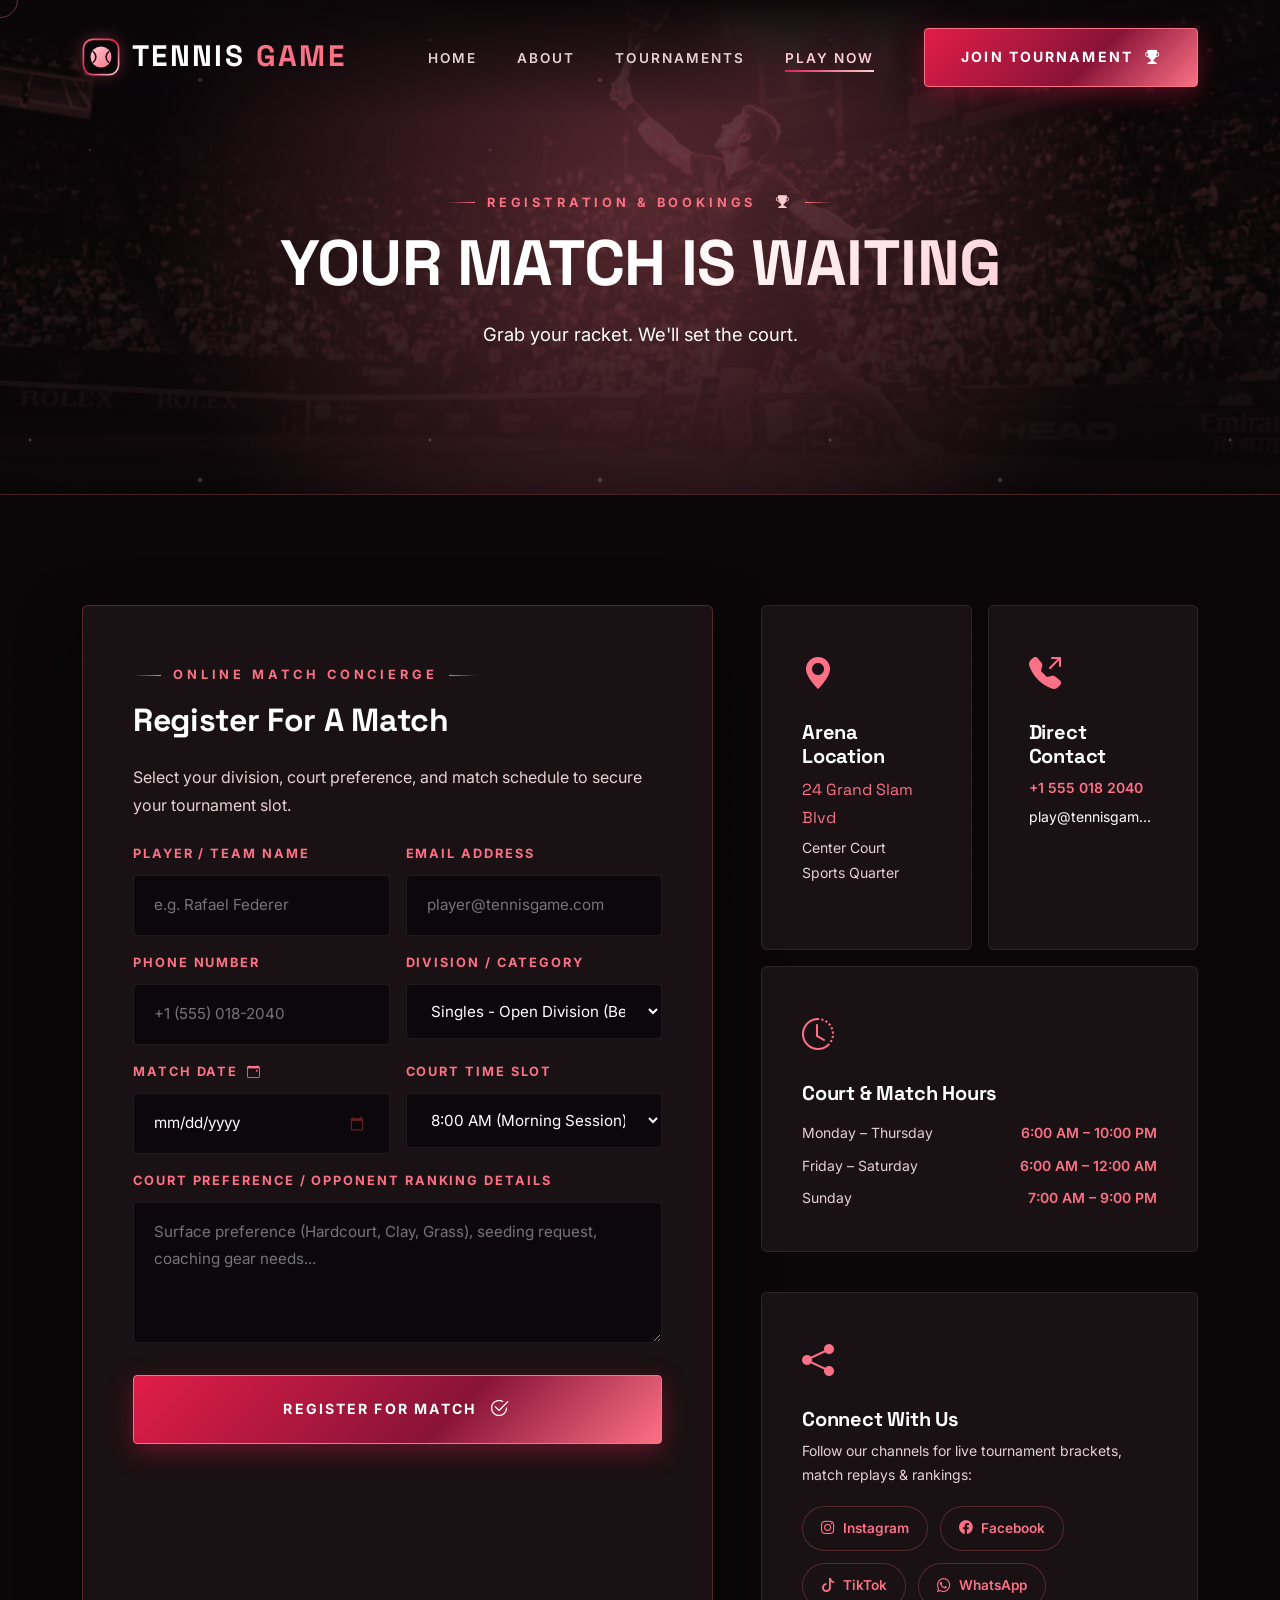
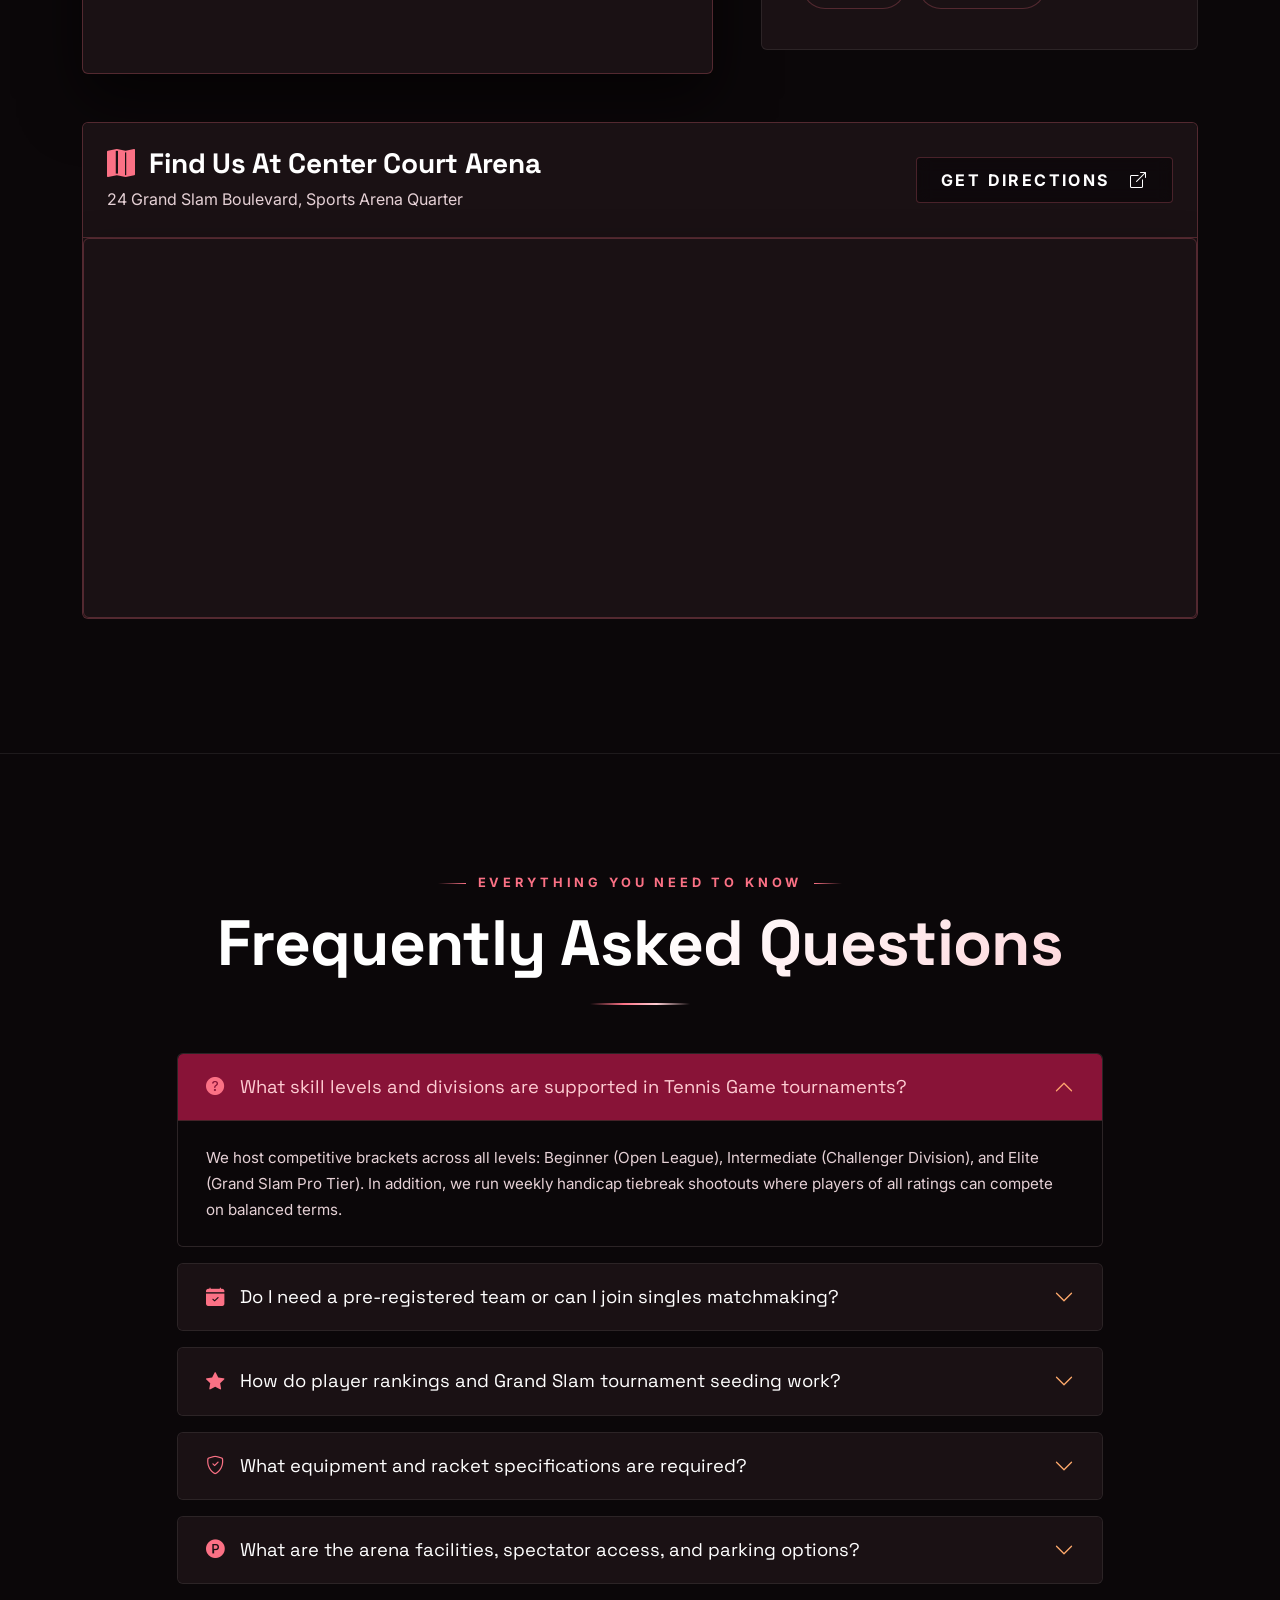
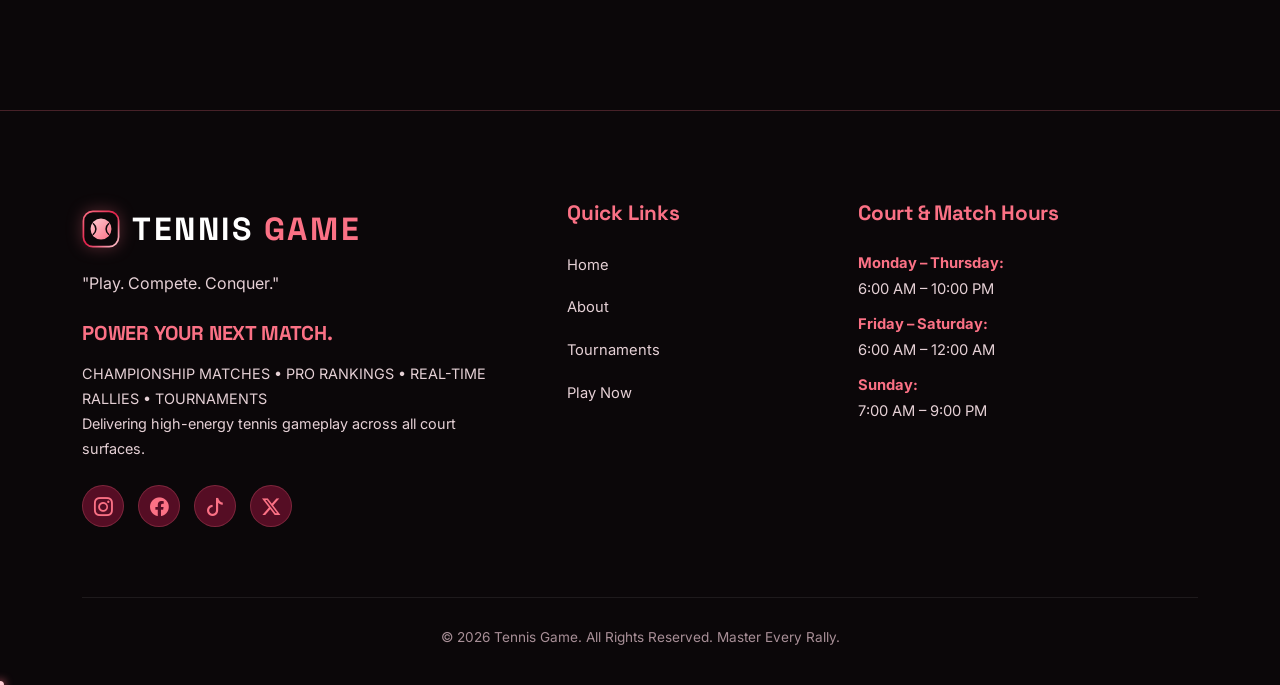
<file: contact.html>
<!DOCTYPE html>
<html lang="en">
<head>
  <meta charset="UTF-8">
  <meta name="viewport" content="width=device-width, initial-scale=1.0">
  <title>Play Now & Register — Tennis Game | Book Your Match</title>
  <meta name="description" content="Register for pro tennis matches, reserve center court training slots, and join competitive tournament brackets at Tennis Game. Located at Center Court Stadium.">
  
  <!-- Favicon -->
  <link rel="icon" type="image/svg+xml" href="data:image/svg+xml,<svg xmlns='http://www.w3.org/2000/svg' viewBox='0 0 100 100'><circle cx='50' cy='50' r='45' fill='%23FB7185'/><path d='M20 30C35 40 35 60 20 70M80 30C65 40 65 60 80 70' stroke='%230B0709' stroke-width='6' fill='none'/></svg>">

  <!-- Bootstrap 5 & Bootstrap Icons -->
  <link href="https://cdn.jsdelivr.net/npm/bootstrap@5.3.2/dist/css/bootstrap.min.css" rel="stylesheet">
  <link href="https://cdn.jsdelivr.net/npm/bootstrap-icons@1.11.1/font/bootstrap-icons.css" rel="stylesheet">

  <!-- Custom CSS -->
  <link rel="stylesheet" href="assets/css/style.css">
</head>
<body>

  <!-- ==========================================
       HEADER / NAVIGATION
       ========================================== -->
  <header class="navbar-noir">
    <div class="container d-flex align-items-center justify-content-between">
      <a href="index.html" class="brand-logo" id="headerLogo">
        <img src="assets/images/brand-logo-icon.svg" alt="Tennis Game Logo" class="brand-logo-icon">
        <span class="brand-logo-text">TENNIS <span>GAME</span></span>
      </a>

      <!-- Desktop Navigation Links -->
      <nav class="d-none d-lg-block">
        <ul class="nav-links">
          <li><a href="index.html" class="nav-link-custom" id="navHome">Home</a></li>
          <li><a href="about.html" class="nav-link-custom" id="navAbout">About</a></li>
          <li><a href="menu.html" class="nav-link-custom" id="navMenu">Tournaments</a></li>
          <li><a href="contact.html" class="nav-link-custom active" id="navContact">Play Now</a></li>
        </ul>
      </nav>

      <!-- Desktop CTA Button -->
      <div class="d-none d-lg-block btn-nav-desktop">
        <a href="menu.html#joinTournament" class="btn-noir btn-noir-primary" id="headerCtaBtn">
          Join Tournament <i class="bi bi-trophy-fill"></i>
        </a>
      </div>

      <!-- Hamburger Button (Mobile/Tablet Right Side) -->
      <button class="hamburger-toggle d-lg-none" aria-label="Toggle navigation menu" id="hamburgerMenuBtn">
        <i class="bi bi-list"></i>
      </button>
    </div>
  </header>

  <!-- Full-Screen Mobile Navigation Panel -->
  <div class="mobile-nav-panel" id="mobileNavPanel">
    <div class="mobile-nav-header">
      <a href="index.html" class="brand-logo" id="mobileLogo">
        <img src="assets/images/brand-logo-icon.svg" alt="Tennis Game Logo" class="brand-logo-icon">
        <span class="brand-logo-text">TENNIS <span>GAME</span></span>
      </a>
      <button class="mobile-nav-close" aria-label="Close navigation menu" id="mobileNavCloseBtn">
        <i class="bi bi-x-lg"></i>
      </button>
    </div>
    <div class="mobile-nav-body">
      <ul class="mobile-nav-links">
        <li><a href="index.html">Home</a></li>
        <li><a href="about.html">About</a></li>
        <li><a href="menu.html">Tournaments</a></li>
        <li><a href="contact.html" class="active">Play Now</a></li>
      </ul>
      <a href="menu.html#joinTournament" class="btn-noir btn-noir-primary" id="mobileCtaBtn">
        Join Tournament <i class="bi bi-trophy-fill"></i>
      </a>
    </div>
  </div>

  <!-- ==========================================
       PAGE HERO
       ========================================== -->
  <section class="page-hero">
    <div class="page-hero-bg-container">
      <img src="assets/images/playnow_hero_serve.jpg" alt="Tennis player serving under stadium floodlights" class="page-hero-bg-image">
    </div>
    <div class="page-hero-overlay"></div>
    <div class="hero-particles"></div>

    <div class="container page-hero-content">
      <div class="eyebrow reveal-fade-down">Registration & Bookings <i class="bi bi-trophy-fill beer-mug-float-icon"></i></div>
      <h1 class="section-title reveal-fade-up">YOUR MATCH IS WAITING</h1>
      <p class="section-subtitle text-cream reveal-fade-up" data-delay="150">
        Grab your racket. We'll set the court.
      </p>
    </div>
  </section>

  <!-- ==========================================
       CONTACT & MATCH REGISTRATION SECTION
       ========================================== -->
  <section class="contact-section" id="contactSection">
    <div class="container">
      <div class="row g-5">
        
        <!-- Left Column: Registration Form -->
        <div class="col-lg-7 reveal-slide-left">
          <div class="reservation-form-card h-100">
            <div class="eyebrow">Online Match Concierge</div>
            <h2 class="font-serif fs-2 mb-4 text-cream">Register For A Match</h2>
            <p class="text-muted-custom mb-4">
              Select your division, court preference, and match schedule to secure your tournament slot.
            </p>

            <form id="reservationForm">
              <div class="row g-3">
                <!-- Name -->
                <div class="col-md-6">
                  <label for="resName" class="form-label-custom">Player / Team Name</label>
                  <input type="text" id="resName" class="form-control-noir" placeholder="e.g. Rafael Federer" required>
                </div>

                <!-- Email -->
                <div class="col-md-6">
                  <label for="resEmail" class="form-label-custom">Email Address</label>
                  <input type="email" id="resEmail" class="form-control-noir" placeholder="player@tennisgame.com" required>
                </div>

                <!-- Phone -->
                <div class="col-md-6">
                  <label for="resPhone" class="form-label-custom">Phone Number</label>
                  <input type="tel" id="resPhone" class="form-control-noir" placeholder="+1 (555) 018-2040" required>
                </div>

                <!-- Division / Category -->
                <div class="col-md-6">
                  <label for="resGuests" class="form-label-custom">Division / Category</label>
                  <select id="resGuests" class="form-control-noir" required>
                    <option value="Singles - Beginner / Open">Singles - Open Division (Beginner)</option>
                    <option value="Singles - Intermediate Challenger">Singles - Challenger (Intermediate)</option>
                    <option value="Singles - Pro Grand Slam Tier">Singles - Grand Slam Tier (Pro)</option>
                    <option value="Doubles - Competitive Team">Doubles - Championship Team (2 Players)</option>
                  </select>
                </div>

                <!-- Date -->
                <div class="col-md-6">
                  <label for="resDate" class="form-label-custom">Match Date <i class="bi bi-calendar-event text-gold ms-1"></i></label>
                  <input type="date" id="resDate" class="form-control-noir" required>
                </div>

                <!-- Time -->
                <div class="col-md-6">
                  <label for="resTime" class="form-label-custom">Court Time Slot</label>
                  <select id="resTime" class="form-control-noir" required>
                    <option value="8:00 AM">8:00 AM (Morning Session)</option>
                    <option value="11:00 AM">11:00 AM (Mid-Day Open)</option>
                    <option value="2:30 PM">2:30 PM (Afternoon Circuit)</option>
                    <option value="6:00 PM">6:00 PM (Prime Time Session)</option>
                    <option value="8:30 PM">8:30 PM (Floodlight Night Match)</option>
                  </select>
                </div>

                <!-- Special Requests -->
                <div class="col-12">
                  <label for="resRequests" class="form-label-custom">Court Preference / Opponent Ranking Details</label>
                  <textarea id="resRequests" class="form-control-noir" rows="4" placeholder="Surface preference (Hardcourt, Clay, Grass), seeding request, coaching gear needs..."></textarea>
                </div>

                <!-- Submit Button -->
                <div class="col-12 mt-4">
                  <button type="submit" class="btn-noir btn-noir-primary w-100 py-3" id="submitResBtn">
                    REGISTER FOR MATCH <i class="bi bi-check2-circle fs-5"></i>
                  </button>
                </div>
              </div>
            </form>
          </div>
        </div>

        <!-- Right Column: Location & Hours Info Grid -->
        <div class="col-lg-5 reveal-slide-right">
          <div class="d-flex flex-column gap-3 h-100 justify-content-between">
            
            <!-- Location & Direct Contact Side-by-side -->
            <div class="row g-3">
              <div class="col-sm-6">
                <div class="info-box-card h-100">
                  <div class="info-box-icon"><i class="bi bi-geo-alt-fill"></i></div>
                  <h3 class="font-serif fs-5 text-cream mb-2">Arena Location</h3>
                  <p class="text-gold font-serif fs-6 mb-1">24 Grand Slam Blvd</p>
                  <p class="text-muted-custom small mb-0">Center Court Sports Quarter</p>
                </div>
              </div>
              <div class="col-sm-6">
                <div class="info-box-card h-100">
                  <div class="info-box-icon"><i class="bi bi-telephone-outbound-fill"></i></div>
                  <h3 class="font-serif fs-5 text-cream mb-2">Direct Contact</h3>
                  <a href="tel:+15550182040" class="text-gold fw-semibold d-block small mb-1">+1 555 018 2040</a>
                  <a href="mailto:play@tennisgame.com" class="text-cream small text-truncate d-block">play@tennisgame.com</a>
                </div>
              </div>
            </div>

            <!-- Opening Hours Info Box -->
            <div class="info-box-card">
              <div class="info-box-icon"><i class="bi bi-clock-history"></i></div>
              <h3 class="font-serif fs-5 text-cream mb-3">Court & Match Hours</h3>
              
              <div class="d-flex justify-content-between mb-2">
                <span class="text-muted-custom small">Monday – Thursday</span>
                <span class="text-gold fw-semibold small">6:00 AM – 10:00 PM</span>
              </div>
              <div class="d-flex justify-content-between mb-2">
                <span class="text-muted-custom small">Friday – Saturday</span>
                <span class="text-gold fw-semibold small">6:00 AM – 12:00 AM</span>
              </div>
              <div class="d-flex justify-content-between">
                <span class="text-muted-custom small">Sunday</span>
                <span class="text-gold fw-semibold small">7:00 AM – 9:00 PM</span>
              </div>
            </div>

            <!-- Connect & Social Media Info Box -->
            <div class="info-box-card">
              <div class="info-box-icon"><i class="bi bi-share-fill"></i></div>
              <h3 class="font-serif fs-5 text-cream mb-2">Connect With Us</h3>
              <p class="text-muted-custom small mb-2">Follow our channels for live tournament brackets, match replays & rankings:</p>
              <div class="contact-social-buttons">
                <a href="#" class="contact-social-btn" aria-label="Instagram"><i class="bi bi-instagram"></i> Instagram</a>
                <a href="#" class="contact-social-btn" aria-label="Facebook"><i class="bi bi-facebook"></i> Facebook</a>
                <a href="#" class="contact-social-btn" aria-label="TikTok"><i class="bi bi-tiktok"></i> TikTok</a>
                <a href="#" class="contact-social-btn" aria-label="WhatsApp"><i class="bi bi-whatsapp"></i> WhatsApp</a>
              </div>
            </div>

          </div>
        </div>

      </div>

      <!-- Location Map Container Section -->
      <div class="row mt-5 reveal-fade-up">
        <div class="col-12">
          <div class="info-box-card p-0 overflow-hidden" style="border: 1px solid var(--border-gold);">
            <div class="p-4 d-flex flex-wrap justify-content-between align-items-center gap-3" style="background: var(--bg-card); border-bottom: 1px solid var(--border-gold);">
              <div>
                <h4 class="font-serif fs-3 text-cream mb-1"><i class="bi bi-map-fill text-gold me-2"></i> Find Us At Center Court Arena</h4>
                <p class="text-muted-custom mb-0">24 Grand Slam Boulevard, Sports Arena Quarter</p>
              </div>
              <a href="https://maps.google.com" target="_blank" class="btn-noir btn-noir-outline py-2 px-4 fs-6">
                Get Directions <i class="bi bi-box-arrow-up-right ms-2"></i>
              </a>
            </div>
            <div class="map-visual-wrap" style="height: 380px;">
              <iframe 
                src="https://www.google.com/maps/embed?pb=!1m18!1m12!1m3!1d3022.215570278836!2d-73.98784412347036!3d40.75798087138541!2m3!1f0!2f0!3f0!3m2!1i1024!2i768!4f13.1!3m3!1m2!1s0x89c25855c6480299%3A0x55194ec5a1ae072e!2sTimes%20Square!5e0!3m2!1sen!2sus!4v1700000000000!5m2!1sen!2sus" 
                allowfullscreen="" 
                loading="lazy" 
                referrerpolicy="no-referrer-when-downgrade" 
                title="Tennis Game Arena Map Location">
              </iframe>
            </div>
          </div>
        </div>
      </div>
    </div>
  </section>

  <!-- ==========================================
       FREQUENTLY ASKED QUESTIONS (FAQ)
       ========================================== -->
  <section class="faq-section" id="faqSection">
    <div class="container">
      <div class="text-center mb-5 reveal-fade-up">
        <div class="eyebrow">Everything You Need To Know</div>
        <h2 class="section-title">Frequently Asked Questions</h2>
        <div class="gold-line"></div>
      </div>

      <div class="row justify-content-center">
        <div class="col-lg-10 reveal-fade-up">
          <div class="accordion faq-accordion" id="contactFaqAccordion">
            
            <!-- Item 1 -->
            <div class="accordion-item">
              <h2 class="accordion-header" id="faqHeadingOne">
                <button class="accordion-button" type="button" data-bs-toggle="collapse" data-bs-target="#faqCollapseOne" aria-expanded="true" aria-controls="faqCollapseOne">
                  <i class="bi bi-question-circle-fill text-gold me-3"></i> What skill levels and divisions are supported in Tennis Game tournaments?
                </button>
              </h2>
              <div id="faqCollapseOne" class="accordion-collapse collapse show" aria-labelledby="faqHeadingOne" data-bs-parent="#contactFaqAccordion">
                <div class="accordion-body">
                  We host competitive brackets across all levels: Beginner (Open League), Intermediate (Challenger Division), and Elite (Grand Slam Pro Tier). In addition, we run weekly handicap tiebreak shootouts where players of all ratings can compete on balanced terms.
                </div>
              </div>
            </div>

            <!-- Item 2 -->
            <div class="accordion-item">
              <h2 class="accordion-header" id="faqHeadingTwo">
                <button class="accordion-button collapsed" type="button" data-bs-toggle="collapse" data-bs-target="#faqCollapseTwo" aria-expanded="false" aria-controls="faqCollapseTwo">
                  <i class="bi bi-calendar-check-fill text-gold me-3"></i> Do I need a pre-registered team or can I join singles matchmaking?
                </button>
              </h2>
              <div id="faqCollapseTwo" class="accordion-collapse collapse" aria-labelledby="faqHeadingTwo" data-bs-parent="#contactFaqAccordion">
                <div class="accordion-body">
                  Solo players are always welcome! You can immediately jump into ranked 1v1 singles matchmaking or enter the random doubles pool where you will be paired with a compatible partner according to your divisional ELO rating.
                </div>
              </div>
            </div>

            <!-- Item 3 -->
            <div class="accordion-item">
              <h2 class="accordion-header" id="faqHeadingThree">
                <button class="accordion-button collapsed" type="button" data-bs-toggle="collapse" data-bs-target="#faqCollapseThree" aria-expanded="false" aria-controls="faqCollapseThree">
                  <i class="bi bi-star-fill text-gold me-3"></i> How do player rankings and Grand Slam tournament seeding work?
                </button>
              </h2>
              <div id="faqCollapseThree" class="accordion-collapse collapse" aria-labelledby="faqHeadingThree" data-bs-parent="#contactFaqAccordion">
                <div class="accordion-body">
                  Player rankings update dynamically based on set win percentage, ace ratios, and head-to-head match outcomes against ranked opponents. The top 16 seeds in every regional tournament receive priority bye slots in major bracket events.
                </div>
              </div>
            </div>

            <!-- Item 4 -->
            <div class="accordion-item">
              <h2 class="accordion-header" id="faqHeadingFour">
                <button class="accordion-button collapsed" type="button" data-bs-toggle="collapse" data-bs-target="#faqCollapseFour" aria-expanded="false" aria-controls="faqCollapseFour">
                  <i class="bi bi-shield-check text-gold me-3"></i> What equipment and racket specifications are required?
                </button>
              </h2>
              <div id="faqCollapseFour" class="accordion-collapse collapse" aria-labelledby="faqHeadingFour" data-bs-parent="#contactFaqAccordion">
                <div class="accordion-body">
                  All official ITF regulation rackets and approved tournament balls are standard. Players participating in digital esports leagues are calibrated using certified low-latency input controllers and standardized string physics parameters.
                </div>
              </div>
            </div>

            <!-- Item 5 -->
            <div class="accordion-item">
              <h2 class="accordion-header" id="faqHeadingFive">
                <button class="accordion-button collapsed" type="button" data-bs-toggle="collapse" data-bs-target="#faqCollapseFive" aria-expanded="false" aria-controls="faqCollapseFive">
                  <i class="bi bi-p-circle-fill text-gold me-3"></i> What are the arena facilities, spectator access, and parking options?
                </button>
              </h2>
              <div id="faqCollapseFive" class="accordion-collapse collapse" aria-labelledby="faqHeadingFive" data-bs-parent="#contactFaqAccordion">
                <div class="accordion-body">
                  Our Center Court Arena provides dedicated player locker rooms, warm-up practice courts, high-definition broadcast spectator seating, and complimentary on-site parking for all tournament participants.
                </div>
              </div>
            </div>

          </div>
        </div>
      </div>
    </div>
  </section>

  <!-- ==========================================
       REGISTRATION CONFIRMATION MODAL
       ========================================== -->
  <div class="modal fade" id="reservationConfirmModal" tabindex="-1" aria-labelledby="reservationModalLabel" aria-hidden="true">
    <div class="modal-dialog modal-dialog-centered">
      <div class="modal-content modal-confirm-content">
        <div class="modal-header border-bottom-0 pb-0">
          <h5 class="modal-title font-serif text-gold fs-3" id="reservationModalLabel">Match Registration Confirmed!</h5>
          <button type="button" class="btn-close btn-close-white" data-bs-dismiss="modal" aria-label="Close"></button>
        </div>
        <div class="modal-body py-4">
          <div class="text-center mb-3">
            <i class="bi bi-check-circle-fill text-gold" style="font-size: 3.5rem;"></i>
          </div>
          <p class="text-center text-cream mb-3 fs-5">You are registered to play at <strong>Tennis Game</strong>.</p>
          <div class="p-3 rounded mb-3" style="background: var(--bg-primary); border: 1px solid var(--border-gold);" id="modalReservationDetails">
            <!-- Dynamic Details inserted by main.js -->
          </div>
          <p class="text-muted-custom small text-center mb-0">A confirmation SMS and match schedule slip have been dispatched. Prepare your racket and see you on center court!</p>
        </div>
        <div class="modal-footer border-top-0 pt-0 justify-content-center">
          <button type="button" class="btn-noir btn-noir-primary" data-bs-dismiss="modal">Close & Return</button>
        </div>
      </div>
    </div>
  </div>

  <!-- ==========================================
       FOOTER
       ========================================== -->
  <footer class="footer-noir">
    <div class="container">
      <div class="row g-5">
        <!-- Left: Brand Info -->
        <div class="col-lg-5 col-md-12 mb-4 mb-lg-0">
          <a href="index.html" class="footer-brand" id="footerLogo">
            <img src="assets/images/brand-logo-icon.svg" alt="Tennis Game Logo" class="brand-logo-icon">
            <span class="brand-logo-text">TENNIS <span>GAME</span></span>
          </a>
          <p class="footer-tagline">"Play. Compete. Conquer."</p>
          <h4 class="font-serif text-gold fs-5 mb-3">POWER YOUR NEXT MATCH.</h4>
          <p class="text-muted-custom text-small" style="font-size: 0.9rem;">
            CHAMPIONSHIP MATCHES • PRO RANKINGS • REAL-TIME RALLIES • TOURNAMENTS<br>
            Delivering high-energy tennis gameplay across all court surfaces.
          </p>
          <div class="social-icons mt-4">
            <a href="#" class="social-icon-btn" aria-label="Instagram"><i class="bi bi-instagram"></i></a>
            <a href="#" class="social-icon-btn" aria-label="Facebook"><i class="bi bi-facebook"></i></a>
            <a href="#" class="social-icon-btn" aria-label="TikTok"><i class="bi bi-tiktok"></i></a>
            <a href="#" class="social-icon-btn" aria-label="X (Twitter)"><i class="bi bi-twitter-x"></i></a>
          </div>
        </div>

        <!-- Middle: Quick Links -->
        <div class="col-6 col-md-6 col-lg-3">
          <h4 class="footer-heading">Quick Links</h4>
          <ul class="footer-links">
            <li><a href="index.html">Home</a></li>
            <li><a href="about.html">About</a></li>
            <li><a href="menu.html">Tournaments</a></li>
            <li><a href="contact.html">Play Now</a></li>
          </ul>
        </div>

        <!-- Right: Match Schedules -->
        <div class="col-6 col-md-6 col-lg-4">
          <h4 class="footer-heading">Court & Match Hours</h4>
          <div class="text-muted-custom" style="font-size: 0.92rem; line-height: 1.8;">
            <p class="mb-2"><strong class="text-gold">Monday – Thursday:</strong><br>6:00 AM – 10:00 PM</p>
            <p class="mb-2"><strong class="text-gold">Friday – Saturday:</strong><br>6:00 AM – 12:00 AM</p>
            <p class="mb-0"><strong class="text-gold">Sunday:</strong><br>7:00 AM – 9:00 PM</p>
          </div>
        </div>
      </div>

      <div class="footer-bottom">
        <p class="mb-0">&copy; 2026 Tennis Game. All Rights Reserved. Master Every Rally.</p>
      </div>
    </div>
  </footer>

  <!-- Back to Top Button -->
  <button id="backToTopBtn" class="back-to-top-btn" aria-label="Back to top">
    <i class="bi bi-chevron-up"></i>
  </button>

  <!-- Bootstrap 5 JS Bundle -->
  <script src="https://cdn.jsdelivr.net/npm/bootstrap@5.3.2/dist/js/bootstrap.bundle.min.js"></script>
  <!-- Custom JS -->
  <script src="assets/js/main.js"></script>
</body>
</html>
</file>
<file: assets/css/style.css>
/* ==========================================================================
   TENNIS GAME — Modern Tennis Sports Experience
   Color System:
   - Primary: #E11D48
   - Secondary: #FB7185
   - Accent: #FECDD3
   - Dark: #0B0709
   - Light Background: #FFF1F2
   - Text: #1A1114
   - White: #FFFFFF
   Typography: Space Grotesk (Headings) & Inter (Body/UI)
   ========================================================================== */

@import url('https://fonts.googleapis.com/css2?family=Inter:wght@300;400;500;600;700;800&family=Space+Grotesk:wght@400;500;600;700&display=swap');

:root {
  --bg-primary: #0B0709;
  --bg-secondary: #1A1114;
  --bg-card: #1A1114;
  --bg-card-hover: #2A1A20;
  --bg-glass: rgba(11, 7, 9, 0.92);
  --bg-light: #FFF1F2;
  --tennis-primary: #E11D48;
  --tennis-secondary: #FB7185;
  --tennis-accent: #FECDD3;
  --tennis-dark: #0B0709;
  --tennis-text: #1A1114;
  --tennis-white: #FFFFFF;
  --burgundy-deep: #881337;
  --wine-red: #E11D48;
  --accent-red: #FB7185;
  --gold-champagne: #FB7185;
  --gold-soft: #FECDD3;
  --gold-dark: #BE123C;
  --text-primary: #FFFFFF;
  --text-secondary: #E5D0D5;
  --text-muted: #A88F97;
  --border-gold: rgba(251, 113, 133, 0.25);
  --border-burgundy: rgba(225, 29, 72, 0.35);
  --border-subtle: rgba(255, 255, 255, 0.08);
  --glow-burgundy: rgba(225, 29, 72, 0.35);
  --glow-gold: rgba(251, 113, 133, 0.35);
  --font-serif: 'Space Grotesk', sans-serif;
  --font-heading: 'Space Grotesk', sans-serif;
  --font-sans: 'Inter', sans-serif;
  --transition-smooth: all 0.45s cubic-bezier(0.16, 1, 0.3, 1);
  --transition-fast: all 0.25s ease;
  --photo-tone: grayscale(1) sepia(1) hue-rotate(308deg) saturate(2.4);
}

/* Crimson duotone treatment so every photo matches the theme (zero specificity, easily overridden) */
:where(img[src$=".jpg"]) {
  filter: var(--photo-tone);
}

/* --------------------------------------------------------------------------
   Reset & Core Utilities
   -------------------------------------------------------------------------- */
* {
  margin: 0;
  padding: 0;
  box-sizing: border-box;
}

html {
  scroll-behavior: smooth;
  font-size: 16px;
}

body {
  background-color: var(--bg-primary);
  color: var(--text-primary);
  font-family: var(--font-sans);
  line-height: 1.75;
  overflow-x: hidden;
  -webkit-font-smoothing: antialiased;
  position: relative;
}

/* Noise Texture Overlay */
body::before {
  content: '';
  position: fixed;
  top: 0;
  left: 0;
  width: 100vw;
  height: 100vh;
  background-image: radial-gradient(rgba(254, 205, 211, 0.03) 1px, transparent 0);
  background-size: 24px 24px;
  pointer-events: none;
  z-index: 9999;
  opacity: 0.4;
}

::selection {
  background-color: var(--tennis-primary);
  color: #FFFFFF;
}

/* Custom Scrollbar */
::-webkit-scrollbar {
  width: 8px;
}
::-webkit-scrollbar-track {
  background: var(--bg-primary);
}
::-webkit-scrollbar-thumb {
  background: var(--burgundy-deep);
  border-radius: 4px;
  border: 1px solid var(--border-gold);
}
::-webkit-scrollbar-thumb:hover {
  background: var(--tennis-primary);
}

/* Typography Hierarchy */
h1, h2, h3, h4, h5, h6 {
  font-family: var(--font-heading);
  color: var(--text-primary);
  font-weight: 700;
  letter-spacing: -0.01em;
}

a {
  text-decoration: none;
  color: inherit;
  transition: var(--transition-fast);
}

img {
  max-width: 100%;
  height: auto;
  display: block;
}

/* Custom Desktop Cursor (Disabled on touch) */
@media (hover: hover) and (pointer: fine) {
  body {
    cursor: default;
  }
  .custom-cursor-dot {
    width: 8px;
    height: 8px;
    background: var(--tennis-accent);
    border-radius: 50%;
    position: fixed;
    pointer-events: none;
    z-index: 10000;
    transform: translate(-50%, -50%);
    transition: transform 0.1s ease, width 0.2s ease, height 0.2s ease, background-color 0.2s ease;
    box-shadow: 0 0 10px var(--tennis-secondary);
  }
  .custom-cursor-outline {
    width: 36px;
    height: 36px;
    border: 1px solid rgba(251, 113, 133, 0.4);
    border-radius: 50%;
    position: fixed;
    pointer-events: none;
    z-index: 9999;
    transform: translate(-50%, -50%);
    transition: transform 0.18s ease-out, width 0.25s ease, height 0.25s ease, border-color 0.25s ease;
  }
  .cursor-hover .custom-cursor-dot {
    width: 14px;
    height: 14px;
    background: var(--tennis-secondary);
    box-shadow: 0 0 15px var(--tennis-secondary);
  }
  .cursor-hover .custom-cursor-outline {
    width: 52px;
    height: 52px;
    border-color: var(--tennis-accent);
  }
}

/* Color & Text Helpers */
.text-gold {
  color: var(--tennis-secondary) !important;
}
.text-gold-soft {
  color: var(--tennis-accent) !important;
}
.text-wine {
  color: var(--tennis-primary) !important;
}
.text-cream {
  color: var(--text-primary) !important;
}
.text-muted-custom {
  color: var(--text-secondary) !important;
}
.font-serif {
  font-family: var(--font-heading);
}

/* Section Header Styling */
.eyebrow {
  display: inline-flex;
  align-items: center;
  gap: 12px;
  font-family: var(--font-sans);
  font-size: 0.8rem;
  font-weight: 700;
  text-transform: uppercase;
  letter-spacing: 0.3em;
  color: var(--tennis-secondary);
  margin-bottom: 14px;
}
.eyebrow::before, .eyebrow::after {
  content: '';
  display: inline-block;
  width: 28px;
  height: 1px;
  background: linear-gradient(90deg, transparent, var(--tennis-secondary));
}
.eyebrow::after {
  background: linear-gradient(90deg, var(--tennis-secondary), transparent);
}

.section-title {
  font-family: var(--font-heading);
  font-size: clamp(2.5rem, 5.5vw, 4rem);
  line-height: 1.1;
  font-weight: 700;
  margin-bottom: 20px;
  background: linear-gradient(135deg, var(--text-primary) 50%, var(--tennis-accent) 100%);
  -webkit-background-clip: text;
  -webkit-text-fill-color: transparent;
}

.section-subtitle {
  font-size: 1.15rem;
  color: var(--text-secondary);
  max-width: 620px;
  margin: 0 auto 40px auto;
  font-weight: 400;
}

.gold-line {
  height: 2px;
  width: 100px;
  background: linear-gradient(90deg, transparent, var(--tennis-secondary), var(--tennis-accent), transparent);
  margin: 24px auto;
}

/* Luxury Buttons */
.btn-noir {
  display: inline-flex;
  align-items: center;
  justify-content: center;
  gap: 12px;
  padding: 16px 36px;
  font-family: var(--font-sans);
  font-size: 0.88rem;
  font-weight: 700;
  letter-spacing: 0.15em;
  text-transform: uppercase;
  border-radius: 4px;
  transition: var(--transition-smooth);
  cursor: pointer;
  position: relative;
  overflow: hidden;
  z-index: 1;
}

.btn-noir-primary {
  background: linear-gradient(135deg, var(--tennis-primary) 0%, var(--burgundy-deep) 60%, var(--tennis-secondary) 100%);
  color: #FFFFFF;
  border: 1px solid var(--tennis-secondary);
  box-shadow: 0 8px 25px rgba(225, 29, 72, 0.35);
}

.btn-noir-primary::before {
  content: '';
  position: absolute;
  top: 0;
  left: -100%;
  width: 100%;
  height: 100%;
  background: linear-gradient(90deg, transparent, rgba(254, 205, 211, 0.4), transparent);
  transition: 0.6s ease;
  z-index: -1;
}

.btn-noir-primary:hover::before {
  left: 100%;
}

.btn-noir-primary:hover {
  background: linear-gradient(135deg, var(--tennis-secondary) 0%, var(--tennis-primary) 100%);
  color: #0B0709;
  border-color: var(--tennis-accent);
  box-shadow: 0 12px 30px rgba(251, 113, 133, 0.45);
  transform: translateY(-3px);
}

.btn-noir-outline {
  background: rgba(11, 7, 9, 0.7);
  color: var(--text-primary);
  border: 1px solid var(--border-gold);
  backdrop-filter: blur(8px);
}

.btn-noir-outline:hover {
  border-color: var(--tennis-accent);
  color: var(--tennis-accent);
  background: rgba(225, 29, 72, 0.2);
  transform: translateY(-3px);
  box-shadow: 0 8px 20px var(--glow-burgundy);
}

/* --------------------------------------------------------------------------
   Header & Navigation
   -------------------------------------------------------------------------- */
.navbar-noir {
  position: fixed;
  top: 0;
  left: 0;
  width: 100%;
  z-index: 1000;
  padding: 28px 0;
  transition: var(--transition-smooth);
  background: linear-gradient(180deg, rgba(11, 7, 9, 0.95) 0%, rgba(11, 7, 9, 0) 100%);
}

.navbar-noir.scrolled {
  padding: 16px 0;
  background: var(--bg-glass);
  backdrop-filter: blur(16px);
  -webkit-backdrop-filter: blur(16px);
  border-bottom: 1px solid var(--border-gold);
  box-shadow: 0 10px 40px rgba(0, 0, 0, 0.6);
}

.brand-logo, .footer-brand {
  font-family: var(--font-heading);
  font-size: 1.85rem;
  font-weight: 700;
  letter-spacing: 0.08em;
  color: var(--text-primary);
  display: inline-flex;
  align-items: center;
  gap: 12px;
  text-decoration: none;
  white-space: nowrap;
  transition: var(--transition-fast);
}

.brand-logo-icon {
  width: 38px;
  height: 38px;
  object-fit: contain;
  flex-shrink: 0;
  transition: transform 0.4s cubic-bezier(0.16, 1, 0.3, 1), filter 0.4s ease;
  filter: drop-shadow(0 0 8px rgba(251, 113, 133, 0.3));
}

.brand-logo:hover .brand-logo-icon,
.footer-brand:hover .brand-logo-icon {
  transform: rotate(15deg) scale(1.1);
  filter: drop-shadow(0 0 14px rgba(251, 113, 133, 0.8));
}

.brand-logo span span,
.footer-brand span span,
.brand-logo-text span {
  color: var(--tennis-secondary);
}

.nav-links {
  display: flex;
  align-items: center;
  gap: 40px;
  list-style: none;
  margin: 0;
}

.nav-link-custom {
  font-family: var(--font-sans);
  font-size: 0.85rem;
  font-weight: 600;
  text-transform: uppercase;
  letter-spacing: 0.15em;
  color: var(--text-secondary);
  position: relative;
  padding: 6px 0;
}

.nav-link-custom:hover,
.nav-link-custom.active {
  color: var(--tennis-accent);
}

.nav-link-custom::after {
  content: '';
  position: absolute;
  bottom: 0;
  left: 0;
  width: 0%;
  height: 2px;
  background: linear-gradient(90deg, var(--tennis-primary), var(--tennis-accent));
  transition: var(--transition-smooth);
}

.nav-link-custom:hover::after,
.nav-link-custom.active::after {
  width: 100%;
}

/* Mobile Hamburger Toggle */
.hamburger-toggle {
  display: none;
  background: rgba(26, 17, 20, 0.8);
  border: 1px solid var(--border-gold);
  border-radius: 4px;
  width: 46px;
  height: 46px;
  align-items: center;
  justify-content: center;
  color: var(--tennis-secondary);
  font-size: 1.6rem;
  cursor: pointer;
  transition: var(--transition-fast);
}

.hamburger-toggle:hover {
  background: var(--tennis-primary);
  color: #FFFFFF;
}

/* Full-Screen Mobile Navigation Overlay */
.mobile-nav-panel {
  position: fixed;
  top: 0;
  right: -100%;
  width: 100%;
  height: 100vh;
  background: rgba(11, 7, 9, 0.98);
  backdrop-filter: blur(25px);
  z-index: 1100;
  display: flex;
  flex-direction: column;
  justify-content: space-between;
  align-items: center;
  transition: right 0.5s cubic-bezier(0.77, 0, 0.175, 1);
  padding: 20px 24px 40px;
  overflow-y: auto;
}

.mobile-nav-panel.open {
  right: 0;
}

.mobile-nav-header {
  display: flex;
  align-items: center;
  justify-content: space-between;
  width: 100%;
  max-width: 1200px;
  margin: 0 auto;
  padding-bottom: 10px;
}

.mobile-nav-close {
  background: rgba(26, 17, 20, 0.8);
  border: 1px solid var(--border-gold);
  color: var(--tennis-secondary);
  width: 46px;
  height: 46px;
  border-radius: 50%;
  display: flex;
  align-items: center;
  justify-content: center;
  font-size: 1.3rem;
  cursor: pointer;
  transition: var(--transition-fast);
  flex-shrink: 0;
}

.mobile-nav-close:hover {
  background: var(--tennis-primary);
  color: #FFFFFF;
}

.mobile-nav-body {
  display: flex;
  flex-direction: column;
  align-items: center;
  justify-content: center;
  flex: 1;
  width: 100%;
  padding: 20px 0;
}

.mobile-nav-links {
  list-style: none;
  text-align: center;
  display: flex;
  flex-direction: column;
  gap: 28px;
  padding: 0;
  margin-bottom: 36px;
}

.mobile-nav-links a {
  font-family: var(--font-heading);
  font-size: 2rem;
  color: var(--text-primary);
  letter-spacing: 0.05em;
  transition: var(--transition-fast);
}

.mobile-nav-links a:hover,
.mobile-nav-links a.active {
  color: var(--tennis-secondary);
}

/* --------------------------------------------------------------------------
   Hero Section
   -------------------------------------------------------------------------- */
.hero-section {
  position: relative;
  min-height: 100vh;
  display: flex;
  align-items: center;
  justify-content: center;
  padding: 160px 0 170px 0;
  overflow: hidden;
  background-color: var(--bg-primary);
}

.hero-bg-container {
  position: absolute;
  top: 0;
  left: 0;
  width: 100%;
  height: 100%;
  z-index: 1;
}

.hero-bg-image {
  width: 100%;
  height: 100%;
  object-fit: cover;
  transform: scale(1.05);
  transition: transform 0.1s linear;
}

.hero-overlay {
  position: absolute;
  top: 0;
  left: 0;
  width: 100%;
  height: 100%;
  background: 
    radial-gradient(circle at 70% 30%, rgba(251, 113, 133, 0.25) 0%, transparent 60%),
    linear-gradient(180deg, 
      rgba(11, 7, 9, 0.72) 0%, 
      rgba(11, 7, 9, 0.88) 60%, 
      rgba(11, 7, 9, 1) 100%);
  z-index: 2;
}

/* Floating Gold Dust / Tennis Particles */
.hero-particles {
  position: absolute;
  top: 0;
  left: 0;
  width: 100%;
  height: 100%;
  z-index: 3;
  pointer-events: none;
  background-image: 
    radial-gradient(2px 2px at 30px 40px, rgba(254, 205, 211, 0.5), transparent),
    radial-gradient(2px 2px at 90px 150px, rgba(251, 113, 133, 0.4), transparent),
    radial-gradient(3px 3px at 200px 80px, rgba(255, 255, 255, 0.4), transparent),
    radial-gradient(2px 2px at 350px 300px, rgba(225, 29, 72, 0.5), transparent);
  background-repeat: repeat;
  background-size: 400px 400px;
  animation: particlesMove 35s linear infinite;
  opacity: 0.7;
}

@keyframes particlesMove {
  0% { background-position: 0 0; }
  100% { background-position: 400px 800px; }
}

.hero-content {
  position: relative;
  z-index: 4;
  text-align: center;
  max-width: 950px;
  margin: 0 auto;
}

.hero-title {
  font-family: var(--font-heading);
  font-size: clamp(3.2rem, 7.5vw, 5.8rem);
  font-weight: 700;
  line-height: 1.08;
  margin-bottom: 28px;
  text-shadow: 0 15px 40px rgba(0, 0, 0, 0.8);
}

.hero-title span {
  display: block;
  background: linear-gradient(135deg, #FFFFFF 20%, var(--tennis-accent) 70%, var(--tennis-secondary) 100%);
  -webkit-background-clip: text;
  -webkit-text-fill-color: transparent;
}

.hero-desc {
  font-size: clamp(1.1rem, 2vw, 1.3rem);
  color: var(--text-secondary);
  max-width: 680px;
  margin: 0 auto 40px auto;
  font-weight: 400;
}

.hero-ctas {
  display: flex;
  gap: 22px;
  justify-content: center;
  flex-wrap: wrap;
}

/* Mouse Scroll Indicator */
.hero-scroll-indicator {
  position: absolute;
  bottom: 24px;
  left: 50%;
  transform: translateX(-50%);
  z-index: 4;
  display: flex;
  flex-direction: column;
  align-items: center;
  gap: 8px;
  color: var(--text-muted);
  font-size: 0.75rem;
  letter-spacing: 0.25em;
  text-transform: uppercase;
}

.mouse-icon {
  width: 24px;
  height: 38px;
  border: 1px solid var(--border-gold);
  border-radius: 12px;
  display: flex;
  justify-content: center;
  padding-top: 6px;
}

.mouse-wheel {
  width: 4px;
  height: 8px;
  background: var(--tennis-secondary);
  border-radius: 2px;
  animation: mouseScroll 2s infinite ease-in-out;
}

@keyframes mouseScroll {
  0% { opacity: 1; transform: translateY(0); }
  100% { opacity: 0; transform: translateY(14px); }
}

/* Avoid the scroll indicator colliding with hero buttons on short / small screens */
@media (max-height: 820px), (max-width: 767px) {
  .hero-scroll-indicator {
    display: none;
  }
  .hero-section {
    padding-bottom: 100px;
  }
}

/* Themed alternate section background (replaces Bootstrap's blue/gray .bg-primary/.bg-secondary) */
.bg-section-dark {
  background-color: var(--bg-primary) !important;
}
.bg-section-alt {
  background-color: var(--bg-secondary) !important;
}

/* --------------------------------------------------------------------------
   Atmosphere & Flavor (Experience Cards)
   -------------------------------------------------------------------------- */
.experience-section {
  padding: 130px 0;
  background: var(--bg-primary);
  position: relative;
}

.experience-card {
  background: var(--bg-card);
  border: 1px solid var(--border-gold);
  border-radius: 6px;
  padding: 44px 32px;
  height: 100%;
  transition: var(--transition-smooth);
  position: relative;
  overflow: hidden;
  z-index: 1;
  display: flex;
  flex-direction: column;
}

.experience-card::before {
  content: '';
  position: absolute;
  top: 0;
  left: 0;
  width: 100%;
  height: 2px;
  background: linear-gradient(90deg, transparent, var(--tennis-primary), var(--tennis-accent), transparent);
  opacity: 0;
  transition: var(--transition-smooth);
}

.experience-card:hover {
  transform: translateY(-10px);
  border-color: var(--tennis-secondary);
  box-shadow: 0 20px 40px rgba(0, 0, 0, 0.6), 0 0 30px var(--glow-burgundy);
}

.experience-card:hover::before {
  opacity: 1;
}

.exp-icon-box {
  width: 68px;
  height: 68px;
  border-radius: 50%;
  background: rgba(136, 19, 55, 0.6);
  border: 1px solid var(--border-gold);
  display: flex;
  align-items: center;
  justify-content: center;
  color: var(--tennis-accent);
  font-size: 1.85rem;
  margin-bottom: 28px;
  transition: var(--transition-smooth);
}

.experience-card:hover .exp-icon-box {
  background: var(--tennis-primary);
  color: #FFFFFF;
  border-color: var(--tennis-accent);
  transform: scale(1.1) rotate(6deg);
  box-shadow: 0 0 20px var(--glow-burgundy);
}

.exp-title {
  font-family: var(--font-heading);
  font-size: 1.55rem;
  margin-bottom: 14px;
}

.exp-desc {
  color: var(--text-secondary);
  font-size: 0.95rem;
  margin: 0;
  flex-grow: 1;
}

/* --------------------------------------------------------------------------
   Featured Drinks Section (Pro Tournaments & Matches)
   -------------------------------------------------------------------------- */
.drinks-section {
  padding: 130px 0;
  background: var(--bg-secondary);
  position: relative;
  border-top: 1px solid var(--border-subtle);
  border-bottom: 1px solid var(--border-subtle);
}

.drink-card {
  background: var(--bg-card);
  border: 1px solid var(--border-subtle);
  border-radius: 6px;
  overflow: hidden;
  height: 100%;
  transition: var(--transition-smooth);
  display: flex;
  flex-direction: column;
}

.drink-card:hover {
  transform: translateY(-10px);
  border-color: var(--border-gold);
  box-shadow: 0 20px 40px rgba(0, 0, 0, 0.6), 0 0 25px var(--glow-burgundy);
}

.drink-img-wrap {
  position: relative;
  height: 300px;
  overflow: hidden;
}

.drink-img {
  width: 100%;
  height: 100%;
  object-fit: cover;
  transition: transform 0.7s cubic-bezier(0.16, 1, 0.3, 1);
}

.drink-card:hover .drink-img {
  transform: scale(1.08);
}

.drink-badge {
  position: absolute;
  top: 18px;
  right: 18px;
  background: rgba(11, 7, 9, 0.9);
  border: 1px solid var(--border-gold);
  color: var(--tennis-accent);
  font-family: var(--font-heading);
  font-weight: 700;
  font-size: 1.1rem;
  padding: 6px 16px;
  border-radius: 20px;
  backdrop-filter: blur(8px);
}

.drink-body {
  padding: 30px;
  display: flex;
  flex-direction: column;
  flex-grow: 1;
}

.drink-name {
  font-family: var(--font-heading);
  font-size: 1.45rem;
  margin-bottom: 10px;
}

.drink-desc {
  color: var(--text-secondary);
  font-size: 0.93rem;
  margin-bottom: 20px;
  flex-grow: 1;
}

.drink-accent {
  display: flex;
  align-items: center;
  gap: 8px;
  font-size: 0.78rem;
  letter-spacing: 0.18em;
  text-transform: uppercase;
  color: var(--tennis-secondary);
  margin-top: auto;
}

/* --------------------------------------------------------------------------
   Atmospheric Video / Lightbox Section
   -------------------------------------------------------------------------- */
.video-section {
  position: relative;
  padding: 170px 0;
  background: var(--bg-primary);
  overflow: hidden;
  text-align: center;
}

.video-bg {
  position: absolute;
  top: 0;
  left: 0;
  width: 100%;
  height: 100%;
  object-fit: cover;
  opacity: 0.85;
  filter: var(--photo-tone) brightness(0.85) contrast(1.1);
  transition: transform 0.8s ease;
}

.video-section:hover .video-bg {
  transform: scale(1.03);
}

.video-overlay {
  position: absolute;
  top: 0;
  left: 0;
  width: 100%;
  height: 100%;
  background: linear-gradient(180deg, rgba(11, 7, 9, 0.7) 0%, rgba(136, 19, 55, 0.4) 50%, rgba(11, 7, 9, 0.9) 100%);
}

.video-content {
  position: relative;
  z-index: 5;
  max-width: 850px;
  margin: 0 auto;
}

.play-btn-pulse {
  width: 96px;
  height: 96px;
  border-radius: 50%;
  background: linear-gradient(135deg, var(--tennis-primary), var(--tennis-secondary));
  color: #FFFFFF;
  display: inline-flex;
  align-items: center;
  justify-content: center;
  font-size: 2.5rem;
  margin-bottom: 32px;
  cursor: pointer;
  position: relative;
  transition: var(--transition-smooth);
  box-shadow: 0 0 35px var(--glow-burgundy);
  border: 2px solid var(--tennis-accent);
}

.play-btn-pulse::before, .play-btn-pulse::after {
  content: '';
  position: absolute;
  top: -12px;
  left: -12px;
  right: -12px;
  bottom: -12px;
  border: 1px solid var(--tennis-secondary);
  border-radius: 50%;
  animation: pulseRing 2.2s infinite ease-out;
}

.play-btn-pulse::after {
  animation-delay: 1.1s;
}

@keyframes pulseRing {
  0% { transform: scale(0.9); opacity: 1; }
  100% { transform: scale(1.45); opacity: 0; }
}

.play-btn-pulse:hover {
  transform: scale(1.1);
  background: var(--tennis-secondary);
  color: #0B0709;
  box-shadow: 0 0 50px rgba(251, 113, 133, 0.8);
}

/* Lightbox Modal */
.video-lightbox-modal {
  position: fixed;
  top: 0;
  left: 0;
  width: 100vw;
  height: 100vh;
  background: rgba(11, 7, 9, 0.96);
  backdrop-filter: blur(20px);
  z-index: 2000;
  display: none;
  align-items: center;
  justify-content: center;
  padding: 20px;
}

.video-lightbox-modal.active {
  display: flex;
}

.lightbox-content {
  position: relative;
  width: 100%;
  max-width: 900px;
  background: var(--bg-card);
  border: 1px solid var(--border-gold);
  border-radius: 6px;
  overflow: hidden;
  box-shadow: 0 25px 60px rgba(0,0,0,0.85);
}

.lightbox-close {
  position: absolute;
  top: 18px;
  right: 18px;
  background: rgba(11, 7, 9, 0.8);
  border: 1px solid var(--border-gold);
  color: var(--tennis-secondary);
  width: 40px;
  height: 40px;
  border-radius: 50%;
  display: flex;
  align-items: center;
  justify-content: center;
  cursor: pointer;
  z-index: 10;
  font-size: 1.3rem;
}

/* --------------------------------------------------------------------------
   Nightlife / Match Statistics (Split Layout)
   -------------------------------------------------------------------------- */
.stats-section {
  background: var(--bg-primary);
  overflow: hidden;
}

.stats-split-left {
  background: var(--bg-secondary);
  padding: 90px 70px;
  display: flex;
  flex-direction: column;
  justify-content: center;
  border-right: 1px solid var(--border-subtle);
  position: relative;
}

.stats-split-right {
  background: linear-gradient(135deg, rgba(136, 19, 55, 0.35) 0%, rgba(26, 17, 20, 0.98) 100%);
  padding: 90px 70px;
  border-left: 1px solid var(--border-gold);
}

.stat-huge-number {
  font-family: var(--font-heading);
  font-size: clamp(4.5rem, 9vw, 8rem);
  font-weight: 700;
  line-height: 1;
  color: var(--tennis-secondary);
  text-shadow: 0 0 40px rgba(251, 113, 133, 0.3);
}

.stat-item {
  margin-bottom: 40px;
}
.stat-item:last-child {
  margin-bottom: 0;
}

.stat-num {
  font-family: var(--font-heading);
  font-size: clamp(2rem, 3.5vw, 3.2rem);
  font-weight: 700;
  color: var(--tennis-accent);
  line-height: 1.1;
  white-space: nowrap;
  margin-bottom: 8px;
}

.stat-label {
  font-size: 0.95rem;
  color: var(--text-primary);
  font-weight: 500;
  line-height: 1.4;
}

/* --------------------------------------------------------------------------
   Events / Tournaments Section
   -------------------------------------------------------------------------- */
.events-section {
  padding: 130px 0;
  background: var(--bg-secondary);
}

.event-card {
  background: var(--bg-card);
  border: 1px solid var(--border-subtle);
  border-radius: 6px;
  overflow: hidden;
  height: 100%;
  transition: var(--transition-smooth);
  display: flex;
  flex-direction: column;
}

.event-card:hover {
  transform: translateY(-10px);
  border-color: var(--border-gold);
  box-shadow: 0 20px 40px rgba(0, 0, 0, 0.6), 0 0 25px var(--glow-burgundy);
}

.event-img-wrap {
  position: relative;
  height: 240px;
  overflow: hidden;
}

.event-img {
  width: 100%;
  height: 100%;
  object-fit: cover;
  transition: transform 0.7s ease;
}

.event-card:hover .event-img {
  transform: scale(1.08);
}

.event-date-tag {
  position: absolute;
  bottom: 18px;
  left: 18px;
  background: var(--tennis-primary);
  border: 1px solid var(--tennis-secondary);
  color: #FFFFFF;
  font-family: var(--font-sans);
  font-weight: 700;
  font-size: 0.8rem;
  letter-spacing: 0.12em;
  padding: 5px 14px;
  border-radius: 4px;
  text-transform: uppercase;
}

.event-content {
  padding: 32px;
  flex-grow: 1;
  display: flex;
  flex-direction: column;
}

.event-title {
  font-family: var(--font-heading);
  font-size: 1.55rem;
  margin-bottom: 14px;
}

.event-desc {
  color: var(--text-secondary);
  font-size: 0.93rem;
  margin-bottom: 24px;
  flex-grow: 1;
}

.event-link {
  display: inline-flex;
  align-items: center;
  gap: 10px;
  color: var(--tennis-secondary);
  font-weight: 700;
  font-size: 0.88rem;
  text-transform: uppercase;
  letter-spacing: 0.12em;
}

.event-card:hover .event-link {
  color: var(--tennis-accent);
}

.event-card:hover .event-link i {
  transform: translateX(8px);
}

.event-link i {
  transition: var(--transition-fast);
}

/* --------------------------------------------------------------------------
   Testimonials Section
   -------------------------------------------------------------------------- */
.testimonials-section {
  padding: 130px 0;
  background: var(--bg-primary);
  position: relative;
}

.testimonial-card {
  background: var(--bg-card);
  border: 1px solid var(--border-subtle);
  border-left: 4px solid var(--tennis-secondary);
  border-radius: 6px;
  padding: 40px 34px;
  height: 100%;
  position: relative;
  transition: var(--transition-smooth);
  display: flex;
  flex-direction: column;
}

.testimonial-card:hover {
  border-color: var(--border-gold);
  border-left-color: var(--tennis-accent);
  box-shadow: 0 15px 35px rgba(0, 0, 0, 0.6), 0 0 20px var(--glow-burgundy);
}

.stars {
  color: var(--tennis-secondary);
  font-size: 1.1rem;
  margin-bottom: 18px;
}

.testimonial-quote {
  font-family: var(--font-sans);
  font-style: normal;
  font-size: 1.1rem;
  color: var(--text-primary);
  margin-bottom: 28px;
  line-height: 1.65;
  flex-grow: 1;
}

.author-box {
  margin-top: auto;
  display: flex;
  align-items: center;
  gap: 14px;
}

.author-avatar {
  width: 48px;
  height: 48px;
  border-radius: 50%;
  object-fit: cover;
  flex-shrink: 0;
  border: 2px solid var(--tennis-secondary);
  box-shadow: 0 0 12px rgba(251, 113, 133, 0.35);
  transition: transform 0.3s ease;
}

.testimonial-card:hover .author-avatar {
  transform: scale(1.08);
  border-color: var(--tennis-accent);
}

.author-name {
  font-size: 1rem;
  font-weight: 700;
  color: var(--tennis-secondary);
  margin-bottom: 2px;
}

.author-role {
  font-size: 0.82rem;
  color: var(--text-secondary);
}

/* --------------------------------------------------------------------------
   Dramatic CTA Section
   -------------------------------------------------------------------------- */
.dramatic-cta-section {
  position: relative;
  padding: 140px 0;
  background: linear-gradient(135deg, var(--burgundy-deep) 0%, var(--bg-primary) 100%);
  border-top: 1px solid var(--border-gold);
  border-bottom: 1px solid var(--border-gold);
  text-align: center;
  overflow: hidden;
}

.dramatic-cta-section .section-subtitle {
  margin-left: auto;
  margin-right: auto;
}

.dramatic-cta-title {
  font-family: var(--font-heading);
  font-size: clamp(3rem, 7vw, 5rem);
  font-weight: 700;
  line-height: 1.05;
  margin-bottom: 24px;
  color: var(--text-primary);
}

.dramatic-cta-title span {
  color: var(--tennis-secondary);
}

/* --------------------------------------------------------------------------
   About, Menu & Contact Page Hero (with Background Image & Animation)
   -------------------------------------------------------------------------- */
.page-hero {
  position: relative;
  min-height: 55vh;
  display: flex;
  align-items: center;
  justify-content: center;
  padding: 180px 0 100px 0;
  background-color: var(--bg-primary);
  border-bottom: 1px solid var(--border-gold);
  text-align: center;
  overflow: hidden;
}

.page-hero-bg-container {
  position: absolute;
  top: 0;
  left: 0;
  width: 100%;
  height: 100%;
  z-index: 1;
  overflow: hidden;
}

.page-hero-bg-image {
  width: 100%;
  height: 100%;
  object-fit: cover;
  transform: scale(1.08);
  animation: heroImageZoom 2s cubic-bezier(0.16, 1, 0.3, 1) forwards;
}

@keyframes heroImageZoom {
  0% { transform: scale(1.15); filter: var(--photo-tone) brightness(0.5); }
  100% { transform: scale(1.0); filter: var(--photo-tone) brightness(0.75); }
}

.page-hero-overlay {
  position: absolute;
  top: 0;
  left: 0;
  width: 100%;
  height: 100%;
  background: 
    radial-gradient(circle at 50% 40%, rgba(251, 113, 133, 0.3) 0%, transparent 70%),
    linear-gradient(180deg, 
      rgba(11, 7, 9, 0.75) 0%, 
      rgba(11, 7, 9, 0.88) 60%, 
      rgba(11, 7, 9, 1) 100%);
  z-index: 2;
}

.page-hero-content {
  position: relative;
  z-index: 4;
  max-width: 850px;
  margin: 0 auto;
}

.story-section {
  padding: 130px 0;
  background: var(--bg-primary);
}

.story-img-box {
  position: relative;
  border-radius: 6px;
  overflow: hidden;
  border: 1px solid var(--border-gold);
  box-shadow: 0 20px 50px rgba(0,0,0,0.6);
}

.story-img-box img {
  width: 100%;
  height: 100%;
  object-fit: cover;
}

.timeline-section {
  padding: 120px 0;
  background: var(--bg-secondary);
}

.timeline-item {
  position: relative;
  padding: 28px 36px;
  background: var(--bg-card);
  border-left: 4px solid var(--tennis-secondary);
  border-radius: 0 6px 6px 0;
  margin-bottom: 28px;
  transition: var(--transition-smooth);
}

.timeline-item:hover {
  border-left-color: var(--tennis-accent);
  transform: translateX(10px);
  box-shadow: 0 15px 35px rgba(0, 0, 0, 0.6), 0 0 20px var(--glow-burgundy);
}

.timeline-year {
  font-family: var(--font-heading);
  font-size: 1.8rem;
  font-weight: 700;
  color: var(--tennis-secondary);
}

/* --------------------------------------------------------------------------
   Menu Page Styles (Tournament / Mode Rows)
   -------------------------------------------------------------------------- */
.menu-section {
  padding: 110px 0;
  background: var(--bg-primary);
}

.menu-filter-nav {
  display: flex;
  justify-content: center;
  gap: 16px;
  flex-wrap: wrap;
  margin-bottom: 70px;
}

.filter-btn {
  background: rgba(26, 17, 20, 0.8);
  border: 1px solid var(--border-subtle);
  color: var(--text-secondary);
  padding: 12px 28px;
  border-radius: 30px;
  font-family: var(--font-sans);
  font-size: 0.85rem;
  font-weight: 700;
  letter-spacing: 0.12em;
  text-transform: uppercase;
  cursor: pointer;
  transition: var(--transition-fast);
}

.filter-btn:hover,
.filter-btn.active {
  background: var(--tennis-primary);
  color: #FFFFFF;
  border-color: var(--tennis-accent);
  box-shadow: 0 4px 20px var(--glow-burgundy);
}

.menu-category-title {
  font-family: var(--font-heading);
  font-size: 2rem;
  color: var(--tennis-secondary);
  margin-bottom: 36px;
  padding-bottom: 14px;
  border-bottom: 1px solid var(--border-gold);
  display: flex;
  align-items: center;
  gap: 14px;
}

/* Horizontal Menu Row Item */
.menu-row-item {
  background: var(--bg-card);
  border: 1px solid var(--border-subtle);
  border-radius: 6px;
  padding: 26px 30px;
  margin-bottom: 20px;
  transition: var(--transition-smooth);
  position: relative;
}

.menu-row-item:hover {
  background: var(--burgundy-deep);
  border-color: var(--border-gold);
  transform: translateX(6px);
  box-shadow: 0 10px 30px rgba(0, 0, 0, 0.5), 0 0 20px var(--glow-burgundy);
}

.menu-row-header {
  display: flex;
  justify-content: space-between;
  align-items: baseline;
  margin-bottom: 8px;
}

.menu-row-name {
  font-family: var(--font-heading);
  font-size: 1.35rem;
  color: var(--text-primary);
  font-weight: 600;
  transition: var(--transition-fast);
}

.menu-row-item:hover .menu-row-name {
  color: var(--tennis-accent);
}

.menu-row-line {
  flex-grow: 1;
  border-bottom: 1px dotted rgba(251, 113, 133, 0.35);
  margin: 0 18px;
}

.menu-row-price {
  font-family: var(--font-heading);
  font-size: 1.35rem;
  font-weight: 700;
  color: var(--tennis-secondary);
}

.menu-row-desc {
  color: var(--text-secondary);
  font-size: 0.93rem;
  margin: 0;
}

/* --------------------------------------------------------------------------
   Contact & Match Booking Page Styles
   -------------------------------------------------------------------------- */
.contact-section {
  padding: 110px 0;
  background: var(--bg-primary);
}

.reservation-form-card {
  background: var(--bg-card);
  border: 1px solid var(--border-gold);
  border-radius: 6px;
  padding: 50px;
  box-shadow: 0 25px 60px rgba(0,0,0,0.6);
}

.form-label-custom {
  font-size: 0.8rem;
  font-weight: 700;
  text-transform: uppercase;
  letter-spacing: 0.15em;
  color: var(--tennis-secondary);
  margin-bottom: 10px;
  display: block;
}

.form-control-noir {
  background: rgba(11, 7, 9, 0.85);
  border: 1px solid var(--border-subtle);
  color: var(--text-primary);
  padding: 16px 20px;
  border-radius: 4px;
  width: 100%;
  font-family: var(--font-sans);
  font-size: 0.95rem;
  transition: var(--transition-fast);
}

.form-control-noir:focus {
  outline: none;
  border-color: var(--tennis-secondary);
  box-shadow: 0 0 15px var(--glow-burgundy);
  background: rgba(26, 17, 20, 0.95);
  color: var(--text-primary);
}

input[type="date"].form-control-noir {
  color-scheme: dark;
}

input[type="date"].form-control-noir::-webkit-calendar-picker-indicator {
  filter: invert(0.85) sepia(1) saturate(5) hue-rotate(310deg);
  cursor: pointer;
  opacity: 0.95;
  padding: 4px;
  border-radius: 3px;
  transition: transform 0.2s ease, opacity 0.2s ease;
}

input[type="date"].form-control-noir::-webkit-calendar-picker-indicator:hover {
  opacity: 1;
  transform: scale(1.15);
}

.info-box-card {
  background: var(--bg-secondary);
  border: 1px solid var(--border-subtle);
  border-radius: 6px;
  padding: 40px;
  margin-bottom: 24px;
}

.info-box-icon {
  font-size: 2rem;
  color: var(--tennis-secondary);
  margin-bottom: 18px;
}

.map-visual-wrap {
  position: relative;
  height: 340px;
  border-radius: 6px;
  overflow: hidden;
  border: 1px solid var(--border-gold);
  box-shadow: 0 20px 40px rgba(0,0,0,0.6);
}

.map-visual-wrap iframe {
  width: 100%;
  height: 100%;
  filter: grayscale(100%) invert(92%) contrast(1.3) sepia(1) hue-rotate(310deg) saturate(1.8);
}

/* Modal Confirmation Popup */
.modal-confirm-content {
  background: var(--bg-card);
  border: 1px solid var(--border-gold);
  color: var(--text-primary);
  border-radius: 6px;
  box-shadow: 0 30px 70px rgba(0, 0, 0, 0.85);
}

/* --------------------------------------------------------------------------
   Footer
   -------------------------------------------------------------------------- */
.footer-noir {
  background: var(--bg-primary);
  border-top: 1px solid var(--border-gold);
  padding: 90px 0 35px 0;
  position: relative;
}

.footer-brand {
  font-family: var(--font-heading);
  font-size: 2rem;
  font-weight: 700;
  letter-spacing: 0.08em;
  color: var(--text-primary);
  margin-bottom: 12px;
  display: inline-flex;
  align-items: center;
  gap: 12px;
  text-decoration: none;
}

.footer-tagline {
  color: var(--text-secondary);
  font-size: 1rem;
  margin-bottom: 24px;
}

.footer-heading {
  font-family: var(--font-heading);
  font-size: 1.3rem;
  color: var(--tennis-secondary);
  margin-bottom: 24px;
}

.footer-links {
  list-style: none;
  padding: 0;
  margin: 0;
  display: flex;
  flex-direction: column;
  gap: 14px;
}

.footer-links a {
  color: var(--text-secondary);
  font-size: 0.92rem;
  transition: var(--transition-fast);
}

.footer-links a:hover {
  color: var(--tennis-accent);
  padding-left: 8px;
}

.social-icons {
  display: flex;
  gap: 14px;
}

.social-icon-btn {
  width: 42px;
  height: 42px;
  border-radius: 50%;
  background: rgba(136, 19, 55, 0.6);
  border: 1px solid var(--border-gold);
  color: var(--tennis-secondary);
  display: flex;
  align-items: center;
  justify-content: center;
  font-size: 1.15rem;
  transition: var(--transition-fast);
}

.social-icon-btn:hover {
  background: var(--tennis-primary);
  color: #FFFFFF;
  border-color: var(--tennis-accent);
  transform: translateY(-4px);
  box-shadow: 0 0 15px var(--glow-burgundy);
}

.footer-bottom {
  border-top: 1px solid var(--border-subtle);
  margin-top: 70px;
  padding-top: 28px;
  text-align: center;
  font-size: 0.85rem;
  color: var(--text-muted);
}

/* --------------------------------------------------------------------------
   Scroll Reveal Animations
   -------------------------------------------------------------------------- */
.reveal-fade-up {
  opacity: 0;
  transform: translateY(35px);
  transition: opacity 0.8s cubic-bezier(0.16, 1, 0.3, 1), transform 0.8s cubic-bezier(0.16, 1, 0.3, 1);
}

.reveal-fade-in {
  opacity: 0;
  transition: opacity 0.9s ease;
}

.reveal-slide-left {
  opacity: 0;
  transform: translateX(-40px);
  transition: opacity 0.8s cubic-bezier(0.16, 1, 0.3, 1), transform 0.8s cubic-bezier(0.16, 1, 0.3, 1);
}

.reveal-slide-right {
  opacity: 0;
  transform: translateX(40px);
  transition: opacity 0.8s cubic-bezier(0.16, 1, 0.3, 1), transform 0.8s cubic-bezier(0.16, 1, 0.3, 1);
}

.reveal-scale {
  opacity: 0;
  transform: scale(0.92);
  transition: opacity 0.8s cubic-bezier(0.16, 1, 0.3, 1), transform 0.8s cubic-bezier(0.16, 1, 0.3, 1);
}

.reveal-active {
  opacity: 1 !important;
  transform: translateY(0) translateX(0) scale(1) !important;
}

/* --------------------------------------------------------------------------
   Responsive Media Queries
   -------------------------------------------------------------------------- */
@media (max-width: 1024px) {
  .nav-links, .btn-nav-desktop {
    display: none !important;
  }
  .hamburger-toggle {
    display: flex !important;
  }
  .stats-split-left, .stats-split-right {
    padding: 70px 40px;
  }
  .testimonials-section {
    padding: 90px 0;
  }
  .testimonial-card {
    padding: 32px 28px;
  }
  .testimonial-quote {
    font-size: 1.02rem;
    line-height: 1.6;
    margin-bottom: 22px;
  }
}

@media (max-width: 768px) {
  .hero-section {
    padding: 140px 0 70px 0;
  }
  .reservation-form-card {
    padding: 28px;
  }
  .stats-split-left {
    border-right: none;
    border-bottom: 1px solid var(--border-subtle);
  }
  .stats-split-right {
    border-left: none;
  }
  .menu-row-header {
    flex-direction: column;
    align-items: flex-start;
    gap: 4px;
  }
  .menu-row-line {
    display: none;
  }
}

@media (max-width: 480px) {
  .eyebrow {
    font-size: 0.72rem;
    letter-spacing: 0.2em;
  }
  .btn-noir {
    width: 100%;
  }
  .stat-huge-number {
    font-size: 4.2rem;
  }
}

/* --------------------------------------------------------------------------
   Tennis Court Energy Particles Animation
   -------------------------------------------------------------------------- */
.beer-bubble-container {
  position: absolute;
  top: 0;
  left: 0;
  width: 100%;
  height: 100%;
  overflow: hidden;
  pointer-events: none;
  z-index: 3;
}

.beer-bubble {
  position: absolute;
  bottom: -30px;
  background: radial-gradient(circle at 35% 35%, rgba(254, 205, 211, 0.9) 0%, rgba(251, 113, 133, 0.3) 60%, transparent 100%);
  border: 1px solid rgba(254, 205, 211, 0.45);
  border-radius: 50%;
  box-shadow: 0 0 12px rgba(251, 113, 133, 0.7), inset 0 0 6px rgba(254, 205, 211, 0.6);
  animation: riseAndSway infinite ease-in-out;
  pointer-events: none;
}

@keyframes riseAndSway {
  0% {
    transform: translateY(0) translateX(0) scale(0.4);
    opacity: 0;
  }
  15% {
    opacity: 0.85;
  }
  50% {
    transform: translateY(-50vh) translateX(28px) scale(0.95);
  }
  85% {
    opacity: 0.85;
  }
  100% {
    transform: translateY(-110vh) translateX(-22px) scale(1.35);
    opacity: 0;
  }
}

.beer-mug-float-icon {
  display: inline-block;
  animation: tennisFloat 3s ease-in-out infinite alternate;
  color: var(--tennis-accent);
  margin-left: 8px;
}

@keyframes tennisFloat {
  0% { transform: rotate(-8deg) translateY(0); }
  50% { transform: rotate(8deg) translateY(-5px); }
  100% { transform: rotate(-8deg) translateY(0); }
}

/* --------------------------------------------------------------------------
   Unique Section 1: Surface & Racket Matchups
   -------------------------------------------------------------------------- */
.pairing-section {
  padding: 130px 0;
  background: var(--bg-secondary);
  position: relative;
  border-top: 1px solid var(--border-gold);
  border-bottom: 1px solid var(--border-gold);
}

.pairing-card {
  background: var(--bg-card);
  border: 1px solid var(--border-gold);
  border-radius: 6px;
  overflow: hidden;
  position: relative;
  transition: var(--transition-smooth);
  height: 100%;
  display: flex;
  flex-direction: column;
}

.pairing-card:hover {
  transform: translateY(-8px);
  box-shadow: 0 20px 40px rgba(0, 0, 0, 0.6), 0 0 30px var(--glow-burgundy);
  border-color: var(--tennis-secondary);
}

.pairing-img-split {
  position: relative;
  height: 250px;
  overflow: hidden;
}

.pairing-img-split img {
  width: 100%;
  height: 100%;
  object-fit: cover;
  transition: transform 0.6s ease;
}

.pairing-card:hover .pairing-img-split img {
  transform: scale(1.08);
}

.pairing-badge-overlay {
  position: absolute;
  top: 16px;
  left: 16px;
  background: linear-gradient(135deg, var(--tennis-primary), var(--tennis-secondary));
  color: #FFFFFF;
  font-family: var(--font-sans);
  font-size: 0.75rem;
  font-weight: 700;
  letter-spacing: 0.15em;
  text-transform: uppercase;
  padding: 6px 14px;
  border-radius: 30px;
  border: 1px solid var(--tennis-accent);
  box-shadow: 0 4px 15px var(--glow-burgundy);
}

.pairing-body {
  padding: 34px;
  flex-grow: 1;
  display: flex;
  flex-direction: column;
}

.pairing-title {
  font-family: var(--font-heading);
  font-size: 1.55rem;
  color: var(--text-primary);
  margin-bottom: 8px;
}

.pairing-subtitle {
  color: var(--tennis-secondary);
  font-size: 0.9rem;
  font-weight: 600;
  letter-spacing: 0.12em;
  text-transform: uppercase;
  margin-bottom: 18px;
}

.pairing-desc {
  color: var(--text-secondary);
  font-size: 0.93rem;
  margin-bottom: 22px;
  flex-grow: 1;
}

.pairing-note-tag {
  background: rgba(136, 19, 55, 0.5);
  border-left: 3px solid var(--tennis-secondary);
  padding: 10px 14px;
  font-size: 0.85rem;
  color: var(--text-primary);
  border-radius: 0 4px 4px 0;
}

/* --------------------------------------------------------------------------
   Unique Section 2: Championship Club & Arena Passes
   -------------------------------------------------------------------------- */
.vip-packages-section {
  padding: 130px 0;
  background: var(--bg-primary);
  position: relative;
  overflow: hidden;
}

.vip-card-package {
  background: linear-gradient(145deg, var(--bg-card) 0%, var(--bg-secondary) 100%);
  border: 1px solid var(--border-gold);
  border-radius: 6px;
  padding: 44px 36px;
  height: 100%;
  position: relative;
  overflow: hidden;
  transition: var(--transition-smooth);
  display: flex;
  flex-direction: column;
}

.vip-card-package:hover {
  border-color: var(--tennis-accent);
  transform: translateY(-8px);
  box-shadow: 0 25px 50px rgba(0, 0, 0, 0.6), 0 0 35px var(--glow-gold);
}

/* Shimmer Light Sweep Effect */
.vip-card-package::before {
  content: '';
  position: absolute;
  top: -150%;
  left: -150%;
  width: 300%;
  height: 300%;
  background: linear-gradient(
    45deg,
    transparent 45%,
    rgba(251, 113, 133, 0.12) 50%,
    transparent 55%
  );
  animation: spotlightSweep 7s infinite ease-in-out;
  pointer-events: none;
}

@keyframes spotlightSweep {
  0% { transform: translate(-30%, -30%); }
  50% { transform: translate(30%, 30%); }
  100% { transform: translate(-30%, -30%); }
}

.ribbon-gold {
  position: absolute;
  top: 24px;
  right: -32px;
  background: linear-gradient(90deg, var(--tennis-secondary), var(--tennis-accent));
  color: #0B0709;
  font-size: 0.72rem;
  font-weight: 800;
  letter-spacing: 0.15em;
  text-transform: uppercase;
  padding: 5px 36px;
  transform: rotate(45deg);
  box-shadow: 0 4px 10px rgba(0,0,0,0.5);
}

.vip-price {
  font-family: var(--font-heading);
  font-size: 3.2rem;
  font-weight: 700;
  color: var(--tennis-secondary);
  line-height: 1;
  margin-bottom: 6px;
}

.vip-price-sub {
  font-size: 0.85rem;
  color: var(--text-secondary);
  text-transform: uppercase;
  letter-spacing: 0.12em;
  margin-bottom: 24px;
}

.vip-feature-list {
  list-style: none;
  padding: 0;
  margin: 0 0 30px 0;
  display: flex;
  flex-direction: column;
  gap: 12px;
  flex-grow: 1;
}

.vip-feature-list li {
  display: flex;
  align-items: center;
  gap: 12px;
  font-size: 0.93rem;
  color: var(--text-primary);
}

.vip-feature-list li i {
  color: var(--tennis-secondary);
  font-size: 1.1rem;
}

.vip-card-package .btn-noir {
  margin-top: auto;
  min-height: 56px;
  padding: 15px 18px;
  font-size: 0.82rem;
  letter-spacing: 0.1em;
  white-space: nowrap;
  display: flex;
  align-items: center;
  justify-content: center;
  width: 100%;
}

/* --------------------------------------------------------------------------
   Back to Top Button
   -------------------------------------------------------------------------- */
.back-to-top-btn {
  position: fixed;
  bottom: 35px;
  right: 35px;
  width: 50px;
  height: 50px;
  border-radius: 50%;
  background: var(--tennis-primary);
  border: 1.5px solid var(--border-gold);
  color: #FFFFFF;
  font-size: 1.25rem;
  display: flex;
  align-items: center;
  justify-content: center;
  cursor: pointer;
  z-index: 999;
  opacity: 0;
  visibility: hidden;
  transform: translateY(20px) scale(0.9);
  transition: all 0.4s cubic-bezier(0.16, 1, 0.3, 1);
  box-shadow: 0 10px 25px rgba(0, 0, 0, 0.6), 0 0 15px var(--glow-burgundy);
}

.back-to-top-btn.visible {
  opacity: 1;
  visibility: visible;
  transform: translateY(0) scale(1);
}

.back-to-top-btn:hover {
  background: var(--tennis-secondary);
  color: #0B0709;
  border-color: var(--tennis-accent);
  transform: translateY(-5px) scale(1.08);
  box-shadow: 0 15px 30px rgba(0, 0, 0, 0.6), 0 0 25px var(--glow-gold);
}

/* --------------------------------------------------------------------------
   FAQ Section & Accordion Styling
   -------------------------------------------------------------------------- */
.faq-section {
  padding: 110px 0;
  background: var(--bg-primary);
  border-top: 1px solid var(--border-subtle);
}

.faq-accordion .accordion-item {
  background: var(--bg-card);
  border: 1px solid var(--border-subtle);
  border-radius: 6px !important;
  margin-bottom: 16px;
  overflow: hidden;
}

.faq-accordion .accordion-button {
  background: var(--bg-card);
  color: var(--text-primary);
  font-family: var(--font-heading);
  font-size: 1.15rem;
  padding: 22px 28px;
  box-shadow: none;
  border: none;
}

.faq-accordion .accordion-button:not(.collapsed) {
  background: var(--burgundy-deep);
  color: var(--tennis-accent);
}

.faq-accordion .accordion-button::after {
  filter: invert(0.85) sepia(1) saturate(5) hue-rotate(310deg);
}

.faq-accordion .accordion-body {
  background: rgba(11, 7, 9, 0.95);
  color: var(--text-secondary);
  font-size: 0.95rem;
  line-height: 1.7;
  padding: 24px 28px;
  border-top: 1px solid var(--border-gold);
}

.contact-social-buttons {
  display: flex;
  gap: 12px;
  flex-wrap: wrap;
  margin-top: 18px;
}

.contact-social-btn {
  display: inline-flex;
  align-items: center;
  gap: 8px;
  padding: 10px 18px;
  border-radius: 30px;
  background: var(--bg-card);
  border: 1px solid var(--border-gold);
  color: var(--tennis-secondary);
  font-size: 0.85rem;
  font-weight: 600;
  text-decoration: none;
  transition: all 0.3s ease;
}

.contact-social-btn:hover {
  background: var(--tennis-primary);
  color: #FFFFFF;
  border-color: var(--tennis-accent);
  transform: translateY(-3px);
  box-shadow: 0 6px 15px var(--glow-burgundy);
}

/* --------------------------------------------------------------------------
   1024px Tablet Responsive Footer Refinements
   -------------------------------------------------------------------------- */
@media (max-width: 1024px) {
  .footer-noir {
    padding: 70px 0 35px 0;
  }

  .footer-brand {
    font-size: 1.75rem;
  }

  .footer-heading {
    font-size: 1.15rem;
    margin-bottom: 18px;
  }

  .footer-links a,
  .footer-noir .text-muted-custom {
    font-size: 0.88rem;
  }
}
</file>
